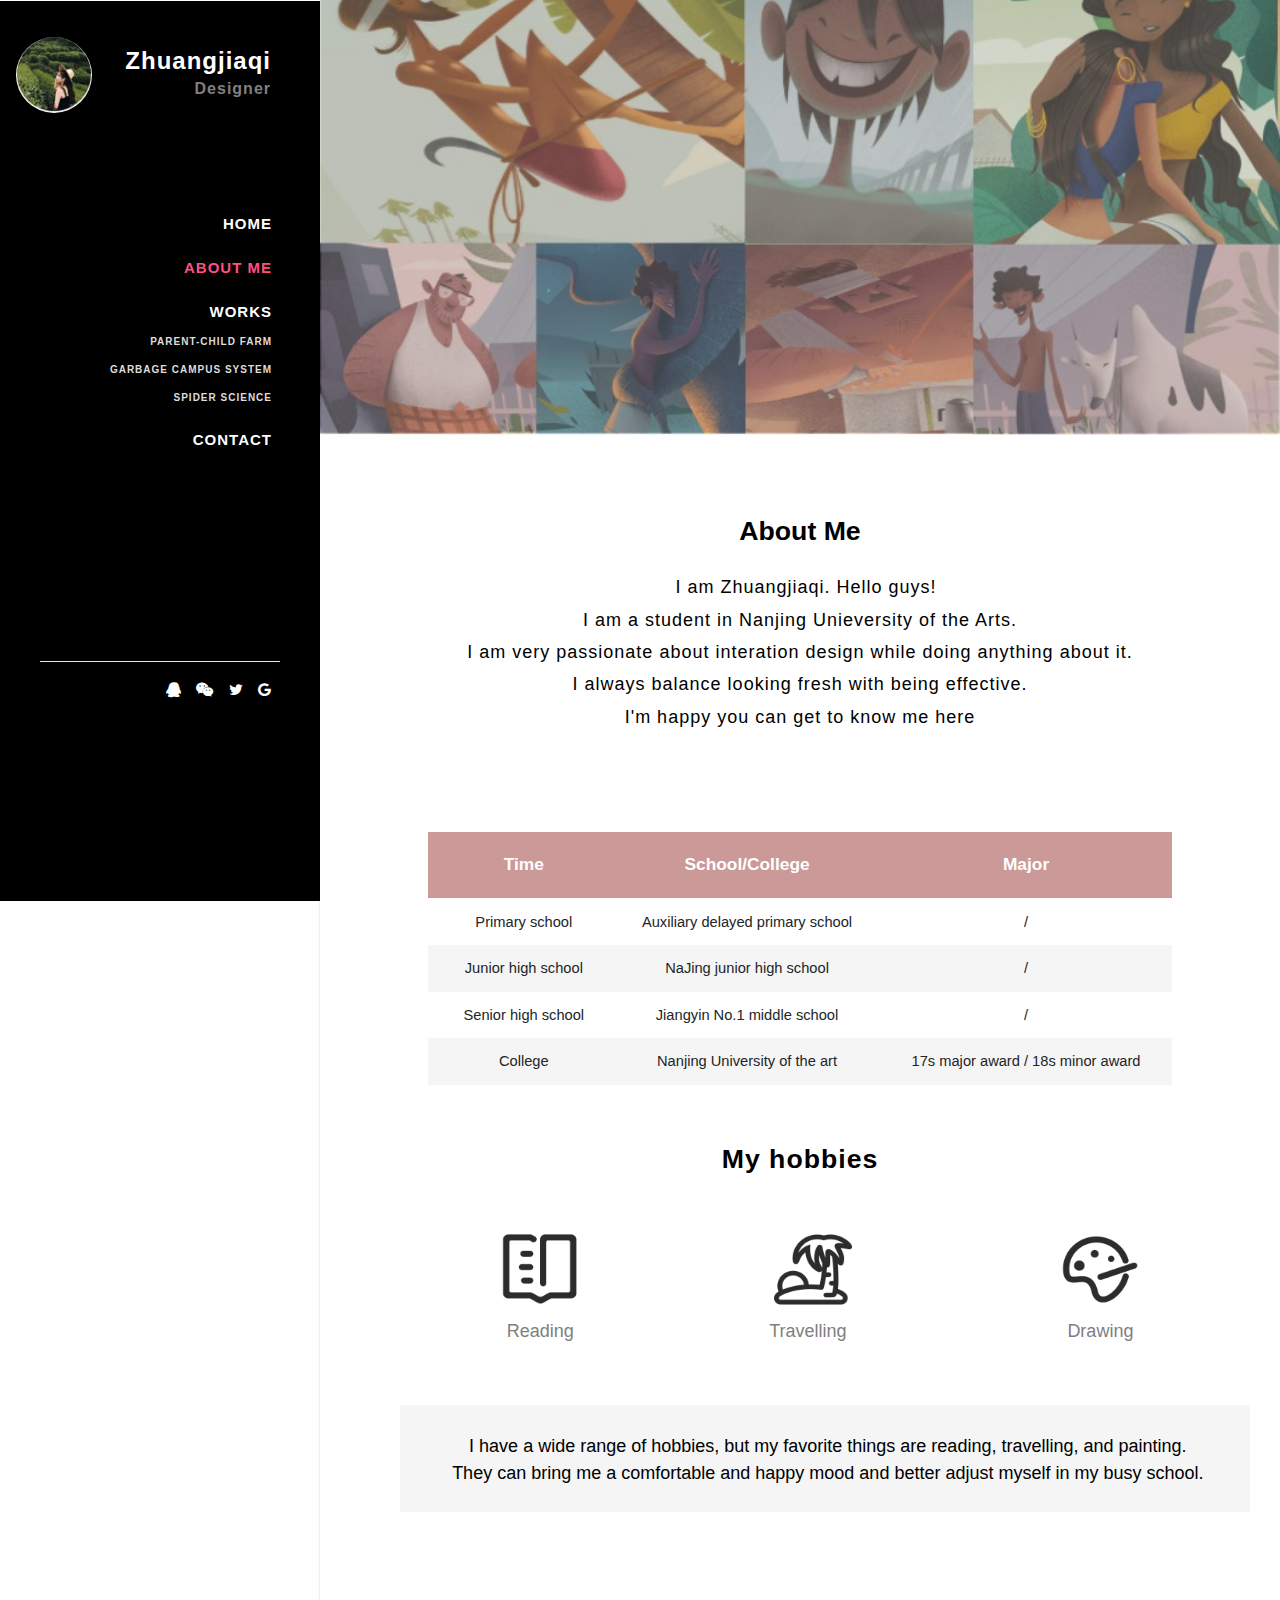
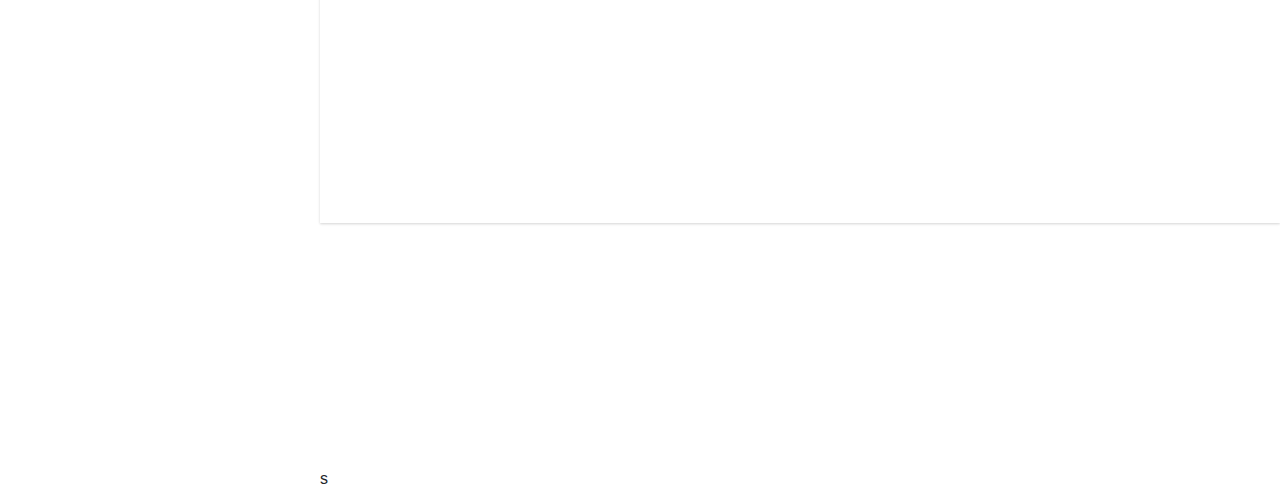
<file: about me.html>
<!DOCTYPE html>
<html>

<head>
  <title>about me</title>
  <meta name="viewport" content="width=device-width, initial-scale=1">
  <meta charset="utf-8" />
  <meta name="keywords" content="" />
  <script>
    addEventListener("load", function () {
      setTimeout(hideURLbar, 0);
    }, false);

    function hideURLbar() {
      window.scrollTo(0, 1);
    }
  </script>
  <link href="css/bootstrap.css" type="text/css" rel="stylesheet" media="all">
  <link href="css/style.css" type="text/css" rel="stylesheet" media="all">
  <link href="css/fontawesome-all.min.css" rel="stylesheet">



  <style type="text/css">
    .STYLE1 {
      font-weight: bolder;
      font-size: 20pt;
      color: black;
    }

    .STYLE2 {
      color: #000000;
      font-size: 16px;
    }

    .STYLE4 {
      font-size: 14px
    }

    .STYLE3 {
      font-size: 18px;
      font-weight: normal;
      color: grey;
    }

    .STYLE5 {
      font-size: 18px;
      color: grey;

    }

    .STYLE6 {
      font-size: 18px;
      font-weight: normal;
      color: black;
    }

    .li_1 a {
      font-size: 10px;
      color: #dcdcdc;
    }
  </style>
</head>

<body>
  <div class="sidenav">
    <div class="row side_top">
      <div class="col-4 side_top_left">
        <img src="images/t3.jpg" alt="news image" class="img-fluid navimg">
      </div>
      <div class="col-8 side_top_right">
        <h6 style="color:white" :>Zhuangjiaqi </h6>
        <p style="color:grey">Designer</p>
      </div>
    </div>
    <header>
      <div class="container-fluid px-md-5 ">
        <nav class="mnu mx-auto">
          <label for="drop" class="toggle">Menu</label>
          <input type="checkbox" id="drop">
          <ul class="menu">
            <li class="mt-sm-3"><a href="./Home.html" class="scroll">Home</a></li>
            <li class="mt-sm-3"><a href="about me.html" class="scroll active">About me</a></li>
            <li class="mt-sm-3"><a href="My work.html" class="scroll">Works</a></li>
            <li class="li_1"><a href="qinzinongchang.html">Parent-child farm</a></li>
            <li class="li_1"><a href="danpianji.html">Garbage campus system</a></li>
            <li class="li_1"><a href="zhizhukepu.html">Spider science</a></li>
            <li class="mt-sm-3"><a href="contact.html" class="scroll">Contact</a></li>

          </ul>
        </nav>
      </div>

      <br>
      <br>
      <br>
      <br>
      <br>
      <br>
      <br>
      <br>
      <hr color="#FFF" width="240" height="30">
      <div class="container-fluid px-md-5 ">
        <nav class="mnu mx-auto">
          <label for="drop" class="toggle">Menu</label>
          <input type="checkbox" id="drop">
          <a href="#"><i class="fa fa-qq"></i></a>
          <a href="#"><i class="fa fa-weixin"></i></a>
          <a href="#"><i class="fa fa-twitter"></i></a>
          <a href="#"><i class="fa fa-google"></i></a>
        </nav>
      </div>
    </header>
  </div>

  <div class="main" id="home">
    <div class="banner-text-w3ls">
      <div class="container"></div>
    </div>
    <!-- about -->
    <section class="slide-wrapper" id="about">
      <h3 class="active STYLE1">About Me </h3>
      <br>
      <div padding-left:10pt>
        <p class="active STYLE6"> 
          I am Zhuangjiaqi. Hello guys! <br>
          I am a student in Nanjing Unieversity of the Arts. <br>
          I am very passionate about interation design while doing anything about it. <br>
          I always balance looking fresh with being effective.<br>
          I'm happy you can get to know me here <br>
        </p>
        <p>&nbsp;</p>
      </div>

      <style type="text/css">
        table,
        th,
        td {
          /*border: 2px solid grey;*/
          border-collapse: collapse;
          padding-left: 5pt;
          margin-left: 30pt;
          text-align: center;

        }

        th {
          background-color: #CC9999;
          color: white;
          height: 50pt;
          border-width: 1px;
          font-size: 13pt;
          font-weight: bolder;

        }

        td {
          height: 35pt;
          text-align: center;

        }

        tr.even {
          background-color: #f5f5f5;
          font-size: 11pt;

        }

        tr.odd {
          font-size: 11pt;
        }
      </style>
      <br />
      <br />
      <table style="width:93%;" class="margin-center">
        <tr>
          <th style="width: 25%;">Time</th>
          <th style="width: 35%;">School/College</th>
          <th style="width: 40%;">Major</th>

        </tr>
        <tr class="odd ">
          <td>Primary school</td>
          <td>Auxiliary delayed primary school</td>
          <td>/</td>
        </tr>
        <tr class='even'>
          <td>Junior high school</td>
          <td>NaJing junior high school</td>
          <td>/</td>
        </tr>
        <tr class="odd">
          <td>Senior high school</td>
          <td>Jiangyin No.1 middle school</td>
          <td>/</td>
        </tr>
        <tr class="even">
          <td>College</td>
          <td>Nanjing University of the art</td>
          <td>17s major award / 18s minor award</td>
        </tr>
      </table>


      </table>
      <p> </p>
      <p class="STYLE1">My hobbies</p>
      <table width="850" border="0" class="margin-center">
        <br>
        <tr>
          <td width="230">
            <div align="center"><img src="images/Reading.png" width="78" height="75"></div>
          </td>
          <td width="226">
            <div align="center"><img src="images/Travelling.png" width="78" height="75"></div>
          </td>
          <td width="255">
            <div align="center"><img src="images/Drawing.png" width="78" height="75"></div>
          </td>
        </tr>
        <tr>
          <br>
          <td>
            <div align="center" class="STYLE5">Reading </div>
          </td>
          <td>
            <div align="center" class="STYLE5">Travelling   </div>
          </td>
          <td>
            <div align="center" class="STYLE5">Drawing</div>
          </td>
        </tr>
      </table>
      <p>&nbsp;</p>
      <table width="850" border="0" class="margin-center">
        <tr>
          <td  bgcolor="f5f5f5" class="active">
            <div align="center" class="STYLE6"><br>I have a wide range of hobbies, but my favorite things are reading,
              travelling, and painting. <br>
              They can bring me a comfortable and happy mood and better adjust myself in my busy school.</div>
              <br>
          </td>
        </tr>
        <tr>
          <td>&nbsp;</td>
        </tr>
      </table>
      <p>&nbsp;</p>
      <p class="STYLE1">&nbsp;</p>
      <p class="iner mt-5">&nbsp;</p>
    </section>


    <!--services-->
    <div class="wthree_pvtits-services align-w3" id="services">
      <div class="container">
        <div class="wthree_pvt_title text-center">
          <h3 class="w3_head">&nbsp;</h3>
        </div>
        <div class="wthree_pvtits-services-row row"></div>
      </div>
    </div>s
    <!-- //services-->



    <!-- contact -->
    <!-- //contact -->
  </div>

</body>

</html>
</file>
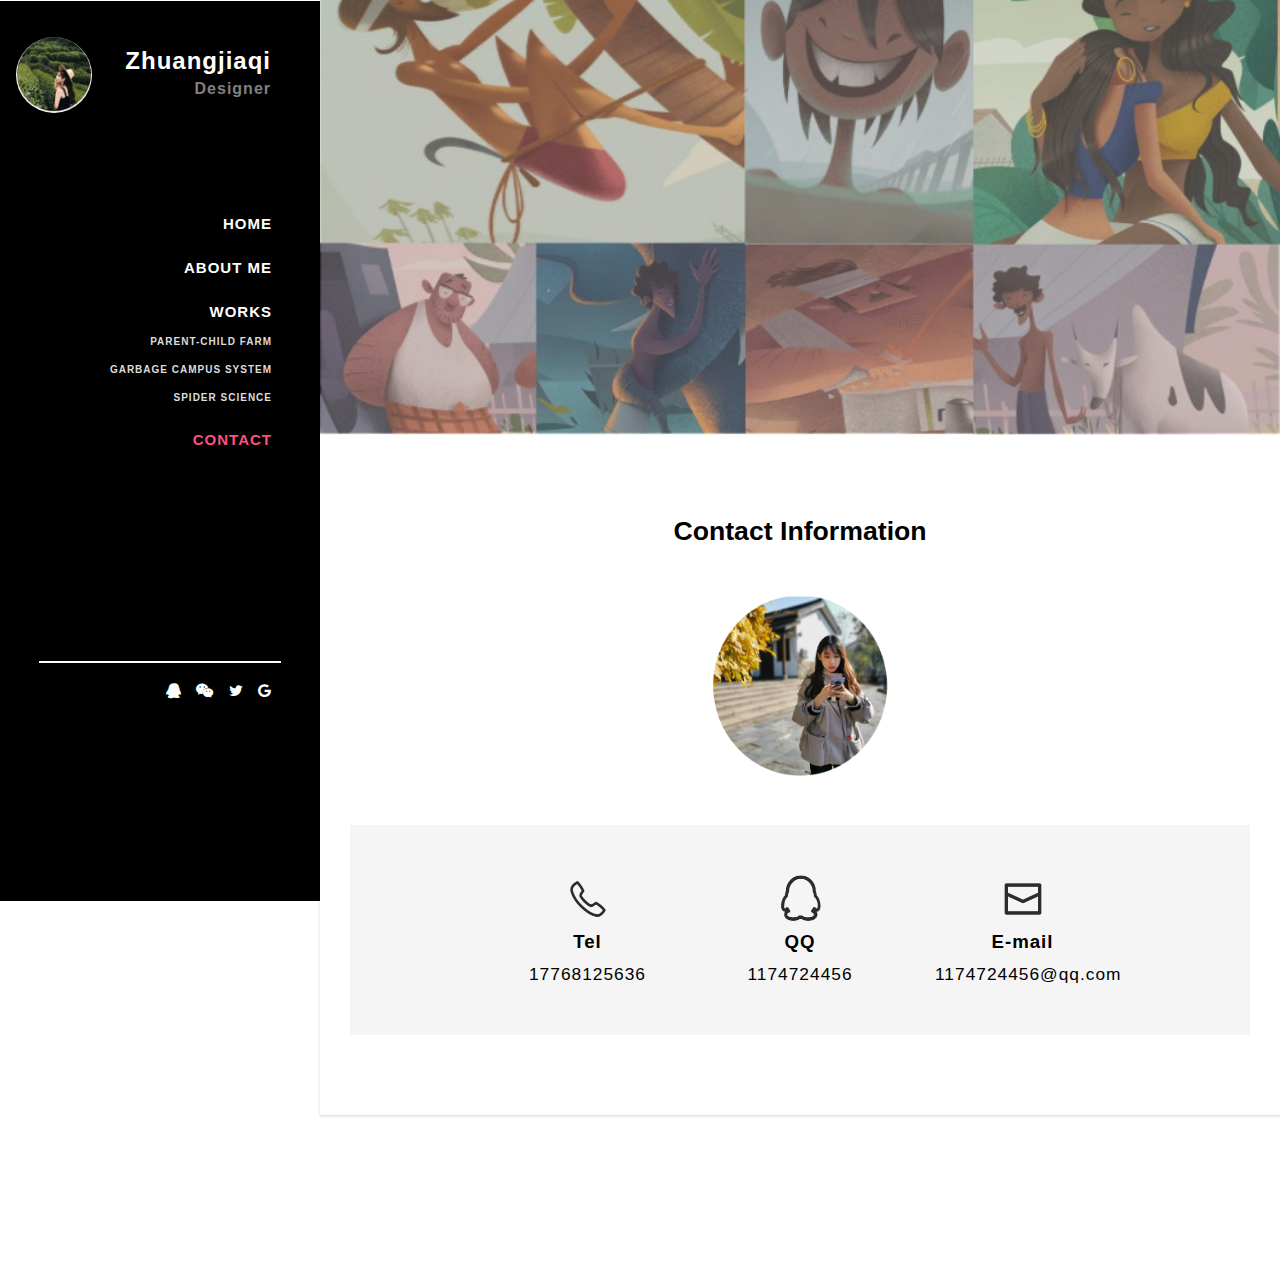
<file: contact.html>
<!DOCTYPE html>
<html>

<head>
  <title>contact</title>
  <meta name="viewport" content="width=device-width, initial-scale=1">
  <meta charset="utf-8" />
  <meta name="keywords" content="" />
  <script>
    addEventListener("load", function () {
      setTimeout(hideURLbar, 0);
    }, false);

    function hideURLbar() {
      window.scrollTo(0, 1);
    }
  </script>
  <!-- Custom Theme files -->
  <link href="css/bootstrap.css" type="text/css" rel="stylesheet" media="all">
  <link href="css/style.css" type="text/css" rel="stylesheet" media="all">
  <!-- font-awesome icons -->
  <link href="css/fontawesome-all.min.css" rel="stylesheet">
  <!-- //Custom Theme files -->
  <!-- online-fonts -->

  <!-- //online-fonts -->

  <style type="text/css">
    .STYLE7 {
      font-weight: bolder;
      font-size: 20pt;
      color: black;
    }

    .STYLE5 {
      font-weight: normal;
      font-size: 13pt;
      color: black;
    }

    .STYLE6 {
      font-size: 14pt;
      color: black;
      font-weight: bold;

    }


    .li_1 a {
      font-size: 10px;
      color: #dcdcdc;
    }


    .box-margin {
      max-width: 880px;
      margin: 0 auto;
    }

    hr {
      border: 0.5px solid #FFF;
    }
  </style>
</head>

<body>
  <div class="sidenav">
    <div class="row side_top">
      <div class="col-4 side_top_left">
        <img src="images/t3.jpg" alt="news image" class="img-fluid navimg">
      </div>
      <div class="col-8 side_top_right">
        <h6 style="color:white" :>Zhuangjiaqi </h6>
        <p style="color:grey">Designer</p>
      </div>
    </div>
    <header>
      <div class="container-fluid px-md-5 ">
        <nav class="mnu mx-auto">
          <label for="drop" class="toggle">Menu</label>
          <input type="checkbox" id="drop">
          <ul class="menu">
            <li class="mt-sm-3"><a href="./Home.html" class="scroll">Home</a></li>
            <li class="mt-sm-3"><a href="about me.html" class="scroll">About me</a></li>
            <li class="mt-sm-3"><a href="My work.html" class="scroll">Works</a></li>
            <li class="li_1"><a href="qinzinongchang.html">Parent-child farm</a></li>
            <li class="li_1"><a href="danpianji.html">Garbage campus system</a></li>
            <li class="li_1"><a href="zhizhukepu.html">Spider science</a></li>
            <li class="mt-sm-3"><a href="contact.html" class="scroll active">Contact</a></li>
          </ul>
        </nav>
      </div>


      <style>
        #big-box {
          display: block;
          width: 900px;
          height: 210px;
          margin: auto;
          background-color: #f5f5f5;
        }

        #left {
          margin-left: 140px;
          text-align: center;
          height: 250px;
          width: 175px;
          float: left;
        }

        #main {
          height: 250px;
          width: 250px;
          margin-left: auto;

          margin-right: auto;
          text-align: center;

        }

        #right {
          margin-right: 130px;
          margin-top: -250px;
          height: 250px;
          width: 175px;
          float: right;
          text-align: center;
        }
      </style>



      <br>
      <br>
      <br>
      <br>
      <br>
      <br>
      <br>
      <br>
      <hr color="#FFF" width="240" height="30">
      <div class="container-fluid px-md-5 ">
        <nav class="mnu mx-auto">
          <label for="drop" class="toggle">Menu</label>
          <input type="checkbox" id="drop">
          <a href="#"><i class="fa fa-qq"></i></a>
          <a href="#"><i class="fa fa-weixin"></i></a>
          <a href="#"><i class="fa fa-twitter"></i></a>
          <a href="#"><i class="fa fa-google"></i></a>
        </nav>
      </div>

    </header>
  </div>
  <div class="main" id="home">
    <div class="banner-text-w3ls">
      <div class="container"></div>
    </div>
    <!-- about -->
    <section class="slide-wrapper" id="about" style="padding:5em 0;">
      <h3 class=" STYLE7">Contact Information </h3>
      <br>




      <table width="100%" height="76" border="0">
        <tr>
          <td width="402">
            <div align="center"><img src="images/me2.png" width="180" height="180"></div>
          </td>
        </tr>
        <br>
      </table>
      <br>
      <br>

      <div id="big-box">
        <br>
        <br>

        <div class="box-margin">
          <div id="left">
            <img src="images/电话1.png" width="50" height="52">
            <p class="STYLE6" target="_blank">Tel</a></p>
            <p class="STYLE5">17768125636</p>

          </div>
          <div id="main">
            <img src="images/qq图标.png " width="50" height="52">
            <p class="STYLE6" target="_blank">QQ</a></p>
            <p class="STYLE5">1174724456</p>

          </div>
          <div id="right">
            <img src="images/邮件.png " width="50" height="52">

            <p class="STYLE6" target="_blank">E-mail</a></p>
            <p class="STYLE5">1174724456@qq.com</p>
          </div>
        </div>

        <p>&nbsp;</p>
    </section>
    <div class="wthree_pvtits-services align-w3" id="services">
      <div class="container"></div>
    </div>

</body>

</html>
</file>
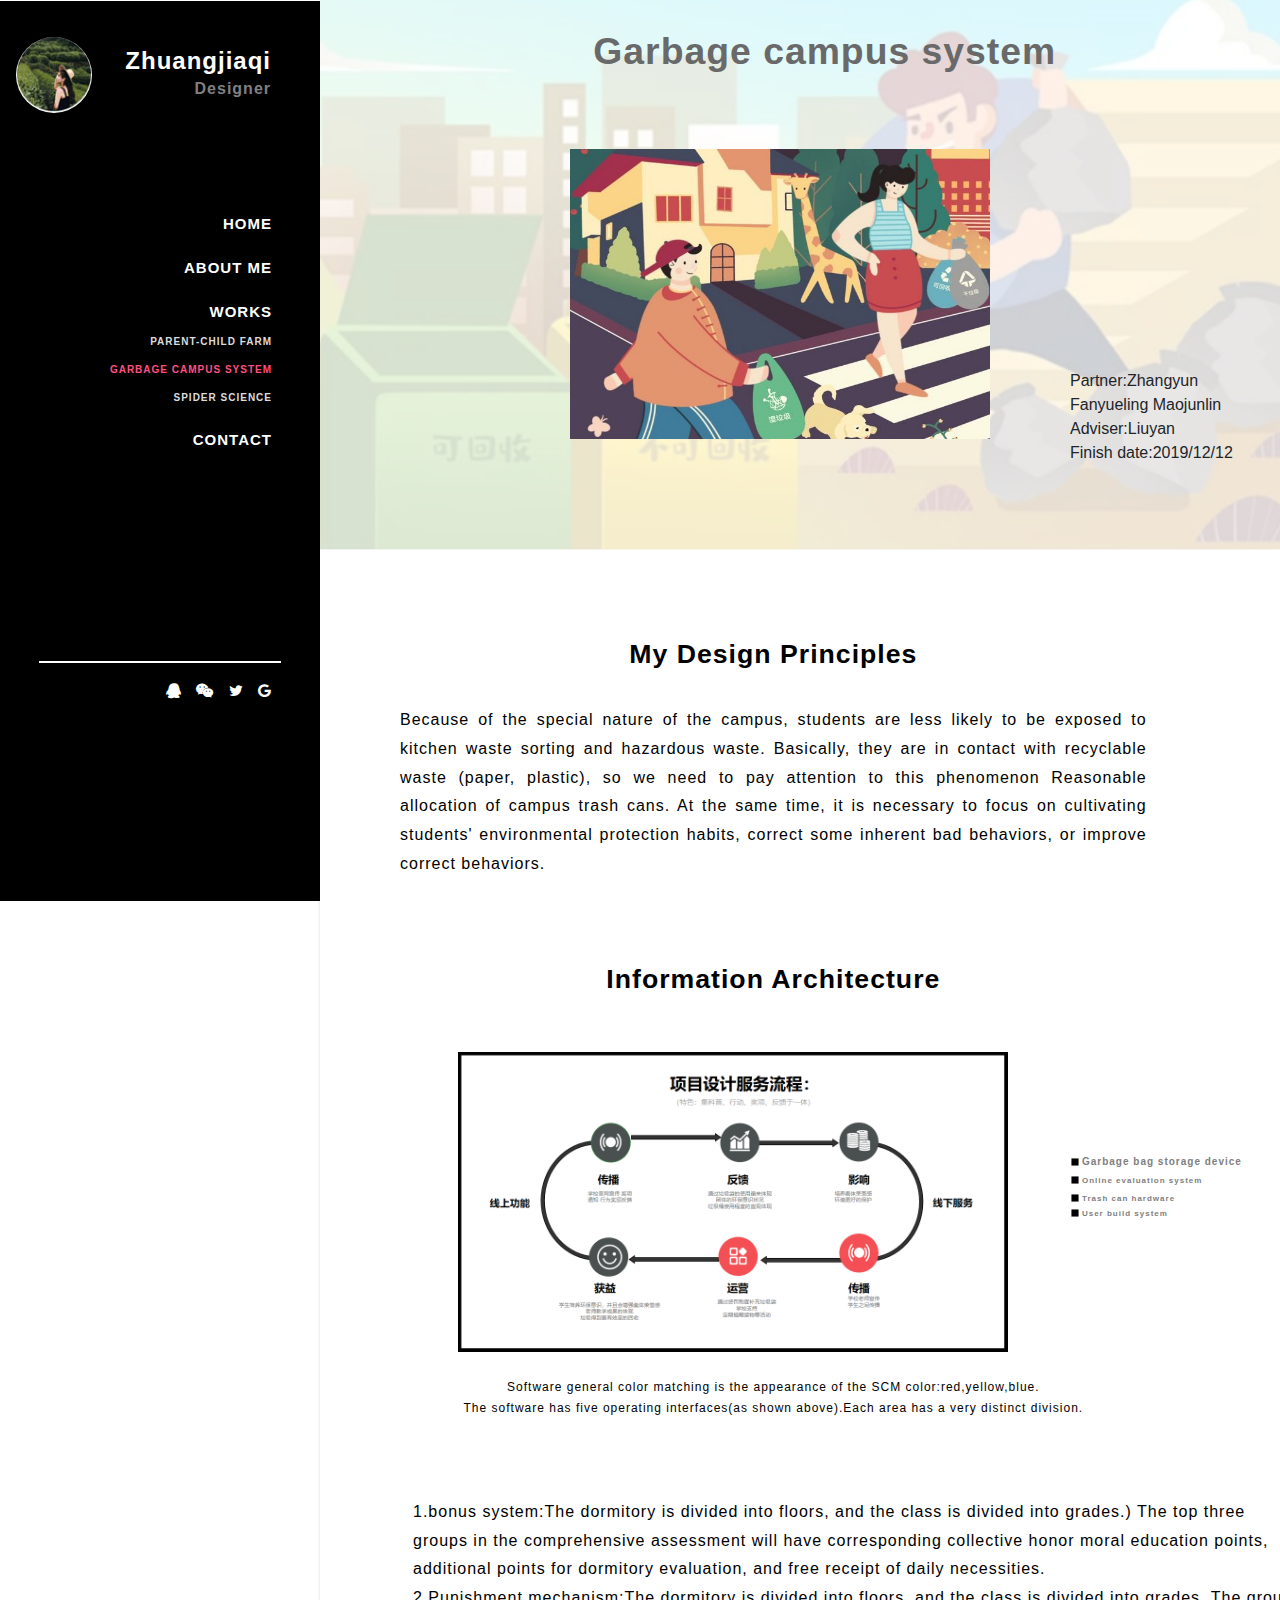
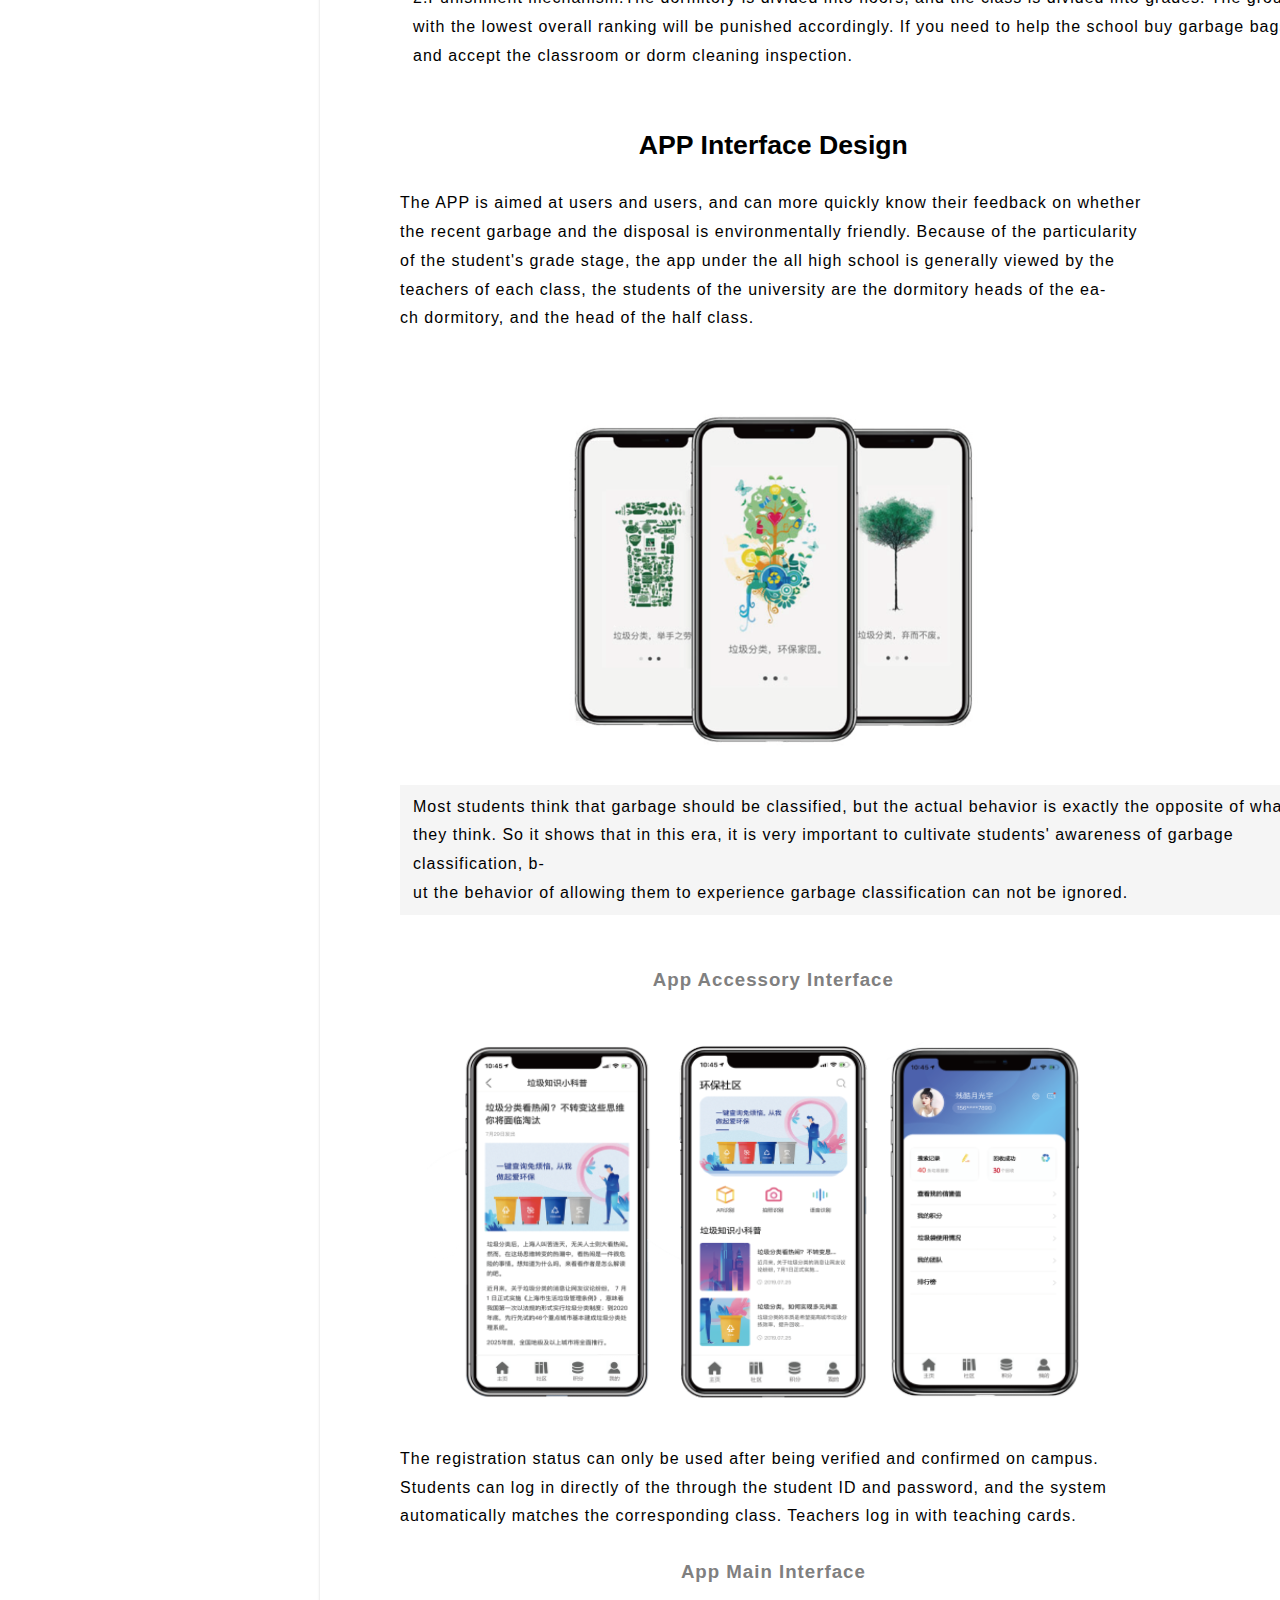
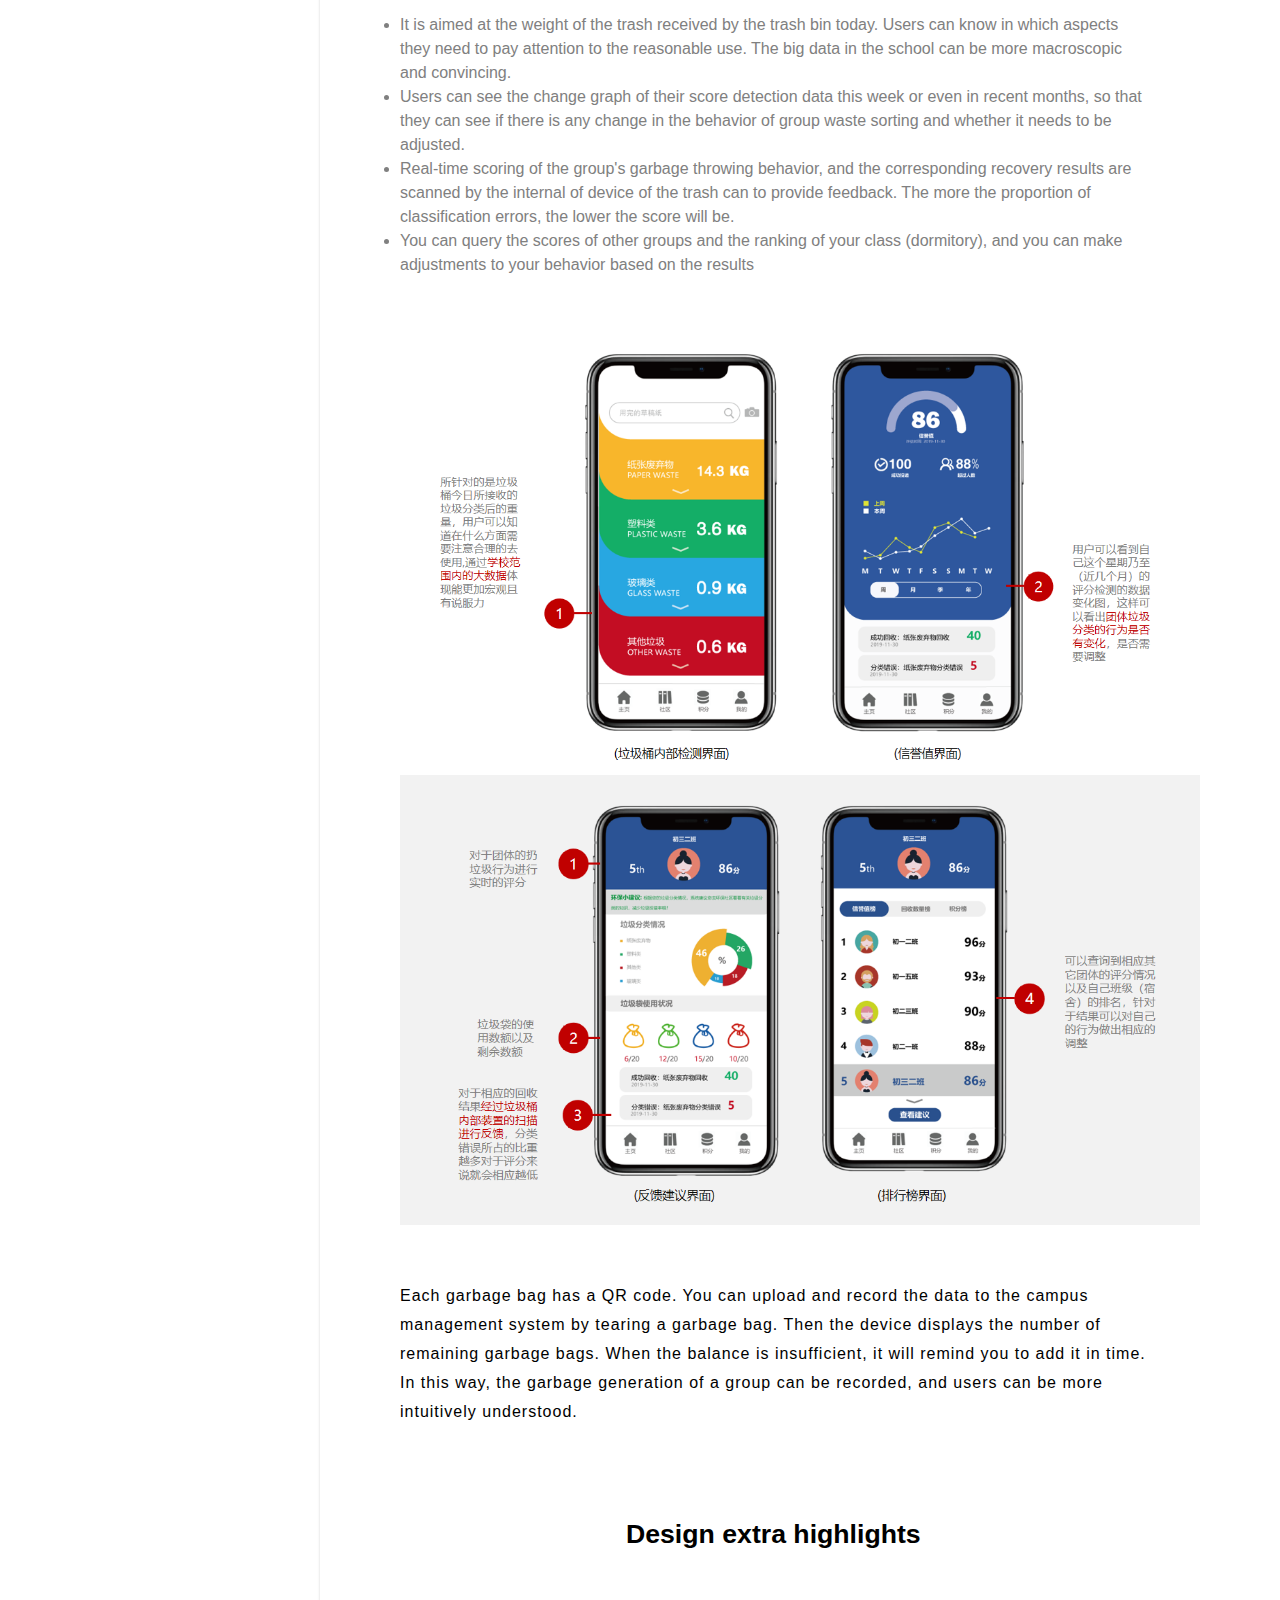
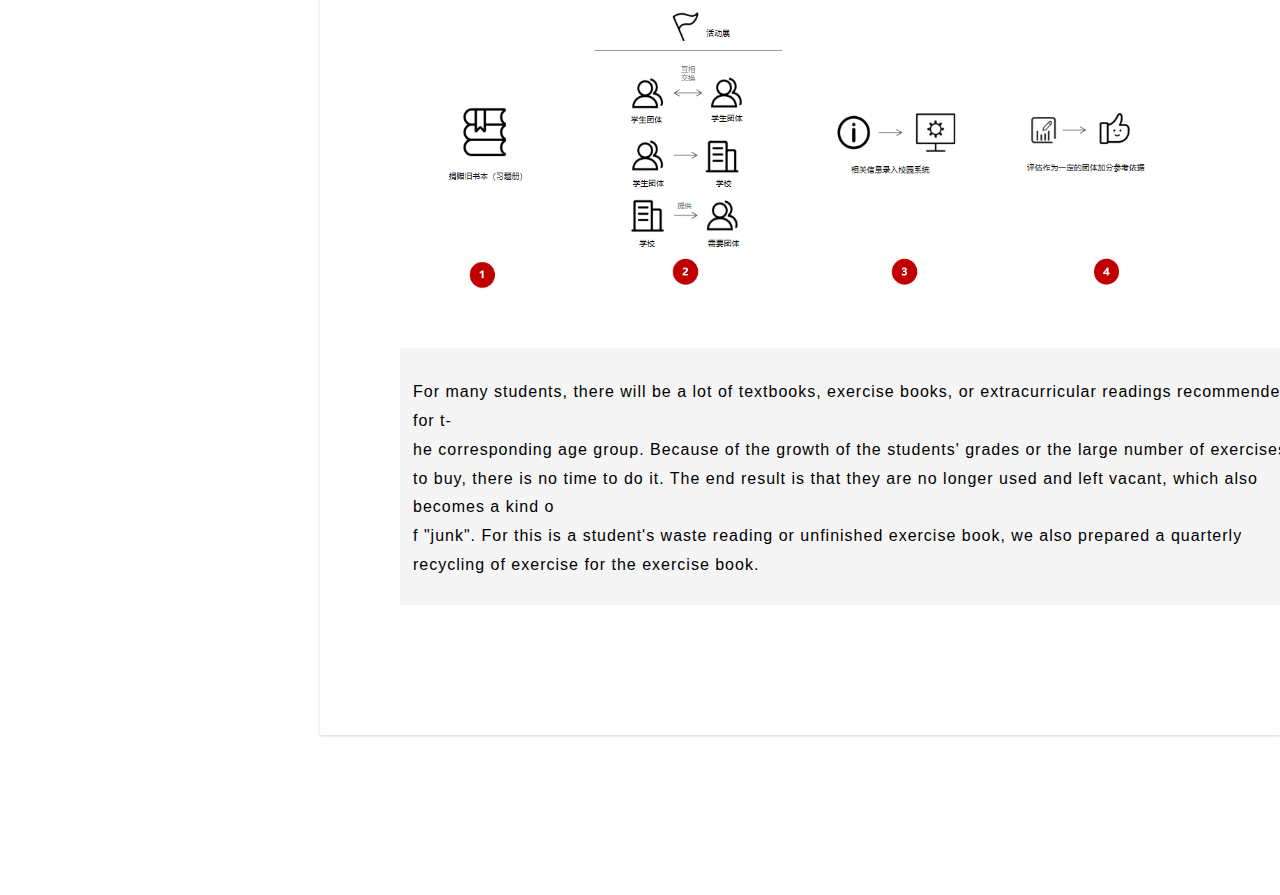
<file: danpianji.html>
<!DOCTYPE html>
<html >
<head>
<title>danpianji</title>
<meta name="viewport" content="width=device-width, initial-scale=1">
<meta charset="utf-8" />
<meta name="keywords" content="" />
<script>
	addEventListener("load", function () {
		setTimeout(hideURLbar, 0);
	}, false);

	function hideURLbar() {
		window.scrollTo(0, 1);
	}
</script>
<!-- Custom Theme files -->
<link href="css/bootstrap.css" type="text/css" rel="stylesheet" media="all">
<link href="css/style.css" type="text/css" rel="stylesheet" media="all">
<!-- font-awesome icons -->
<link href="css/fontawesome-all.min.css" rel="stylesheet">
<!-- //Custom Theme files -->
<!-- online-fonts -->

<!-- //online-fonts -->

<style type="text/css">
<!--
    .STYLE3 {
      font-size: 12pt;
      color: grey;
    }


.STYLE5 {font-size: 24px}
.STYLE12 {
	font-weight: bolder;
  font-size:20pt;
  color: black;
  text-align: center;
}
.STYLE13 {
  font-weight: bolder;
  font-size:14pt;
  color:grey;
  text-align: center;
}
.STYLE15 {font-size: 10px;
color:grey}
.STYLE16 {color:grey;
font-size:8px;}
.STYLE17 {
	font-size: 12px;
	color: #000000;
}

.STYLE38 {font-weight: normal;
  font-size:12pt;
  color: black;

}

.STYLE39{   font-size:9pt;
  font-weight: normal;
}

.t1{
  margin-top:240px;
  margin-left:250px;
  height:290px;
  width: 420px;
  }

.s1{
  margin:-200px auto;
  width:600px;
  font-size: 28pt;
  padding-left:70pt;

  }

.li_1 a{
  font-size:10px;
  color:#dcdcdc;
  }

.tb{
  margin-top:75%;
  }
.tb ul{
  margin-left:35%;
  }
.tb li{
  width:50px;
  float:left;
  }



.banner-text-w3ls ul{
  margin-top:-70px;
  margin-left:750px;
  }



hr{
  border:0.5px solid #FFF;}



.banner-text-w3ls{
  height:550px;
  background-image:url("images/垃圾7.png");
 
  }


-->
</style>
</head>
<body>
  <div class="sidenav">
    <div class="row side_top">
      <div class="col-4 side_top_left">
        <img src="images/t3.jpg" alt="news image" class="img-fluid navimg">
      </div>
      <div class="col-8 side_top_right">
        <h6 style="color:white" :>Zhuangjiaqi </h6>
        <p style="color:grey">Designer</p>
      </div>
    </div>
    <header>
      <div class="container-fluid px-md-5 ">
        <nav class="mnu mx-auto">
          <label for="drop" class="toggle">Menu</label>
          <input type="checkbox" id="drop">
          <ul class="menu">
            <li class="mt-sm-3"><a href="./Home.html" class="scroll">Home</a></li>
            <li class="mt-sm-3"><a href="about me.html" class="scroll">About me</a></li>
            <li class="mt-sm-3"><a href="My work.html" class="scroll ">Works</a></li>
            <li class="li_1"><a href="qinzinongchang.html">Parent-child farm</a></li>
            <li class="li_1"><a href="danpianji.html"class="active">Garbage campus system</a></li>
            <li class="li_1"><a href="zhizhukepu.html">Spider science</a></li>
            <li class="mt-sm-3"><a href="contact.html" class="scroll">Contact</a></li>
          </ul>
        </nav>
      </div>

      <br>
      <br>
      <br>
      <br>
      <br>
      <br>
      <br>
      <br>
      <hr color="#FFF" width="240" height="30">
      <div class="container-fluid px-md-5 ">
        <nav class="mnu mx-auto">
          <label for="drop" class="toggle">Menu</label>
          <input type="checkbox" id="drop">
          <a href="#"><i class="fa fa-qq"></i></a>
          <a href="#"><i class="fa fa-weixin"></i></a>
          <a href="#"><i class="fa fa-twitter"></i></a>
          <a href="#"><i class="fa fa-google"></i></a>
        </nav>
      </div>
    </header>
  </div>

<div class="main" id="home">
  <div class="banner-text-w3ls"><p class="s1"  style="color:#696969 " >Garbage campus system </p><br>
    <img  class="t1" src="images/垃圾改进.jpg">

  <ul >
  <li style="font-size:12pt">Partner:Zhangyun Fanyueling Maojunlin</li>
  <li style="font-size:12pt">Adviser:Liuyan</li>
  <li style="font-size:12pt">Finish date:2019/12/12</li>
  </ul>
    <div class="container"></div>
  </div>
			<!-- about -->
<section class="slide-wrapper" id="about " style="padding-right:100pt">
    <p class=" STYLE12" ><strong> My Design Principles</strong></p>
  <ul>
    <br>
      <p align="justify" class=" STYLE38"  >Because of the special nature of the campus, students are less likely to be exposed to kitchen waste sorting and hazardous waste. Basically, they are in contact with recyclable waste (paper, plastic), so we need to pay attention to this phenomenon Reasonable allocation of campus trash cans. At the same time, it is necessary to focus on cultivating students' environmental protection habits, correct some inherent bad behaviors, or improve correct behaviors.<br>
    
      </p>
    </ul>


   <br>
      <br>
         <br>

    <p class="pt-1 STYLE12" ><strong>Information Architecture</strong></p>
<br>
<br>
<table width="1000" border="0" >
  <tr>
    <td width="900"><div magin-left="60pt"><img src="images/垃圾2.png" width="550" height="300" padding-left="900"></div></td>
    <td width="900" valign="top"><p>&nbsp;</p>
      <p>&nbsp;</p>
      <p align="left" class="STYLE16"  style="padding-left:3px;"><img width="8" height="8" src="images/序列1.gif"> <span class="STYLE15" align="5pt"> Garbage bag storage device  </span></p>
      <p align="left" class="STYLE16" style="padding-left:3px;"><img width="8" height="8" src="images/序列2.gif">  Online evaluation system<span class="STYLE15" >  </span></p>
      <p align="left" class="STYLE16" style="padding-left:3px;"><img width="8" height="8"  src="images/序列3.gif">  Trash can hardware<span class="STYLE15">  </span></p>
      <p align="left" class="STYLE16" style="padding-left:3px;"><img width="8" height="8" src="images/序列4.gif">  User build system</p>
       </td>
   </tr>
</table>


<br>

   <p  align="center" class="STYLE39">Software  general color matching is the appearance of the SCM color:red,yellow,blue.<br>
    The  software has five operating interfaces(as shown above).Each area has a very  distinct division.</p>
<br>



  <table   width="900" height="130" border="0" align="center">
    <br>
        <tr>
          <td  xj style="padding-left:13px;" ><p align="left" class="active STYLE38"><br>1.bonus system:The dormitory is divided into floors, and the class is divided into grades.) The top three groups in the comprehensive assessment will have corresponding collective honor moral education points, additional points for dormitory evaluation, and free receipt of daily necessities. <br>
            2.Punishment mechanism:The dormitory is divided into floors, and the class is divided into grades. The group with the lowest overall ranking will be punished accordingly. If you need to help the school buy garbage bags and accept the classroom or dorm cleaning inspection.</p>
            
            <p align="left" class="active STYLE17">&nbsp;</p>
           
          </td>
        </tr>
</table>


  <ul>
    <br>
    <li class="pt-1  STYLE12"  ><strong>APP Interface Design</strong></li>
  </ul>

<br>
  <tr>
    <td width="800"><p align="left" class="STYLE38">The APP is aimed at users and users, and can more quickly know their feedback on whether the recent garbage  and the disposal is environmentally friendly. Because of the particularity of the student's grade stage, the app under the all high school is generally viewed by the teachers of each class, the students of the university are the dormitory heads of the ea-<br>ch dormitory, and the head of the half class.</p></td>
  </tr>



<br>
<br>

  <tr>
    <td><img src="images/垃圾总览图.png" width="500" height="380"></td>
  </tr>
  <br>
<table padding-right="50"  border="0" bgcolor="f5f5f5" width="900" height="130" >
  <tr>
    <br>
    <td style="padding-left:13px;"><p align="left" class="STYLE38" >Most students think that garbage should be classified, but the actual behavior is exactly the opposite of what they think. So it shows that in this era, it is very important to cultivate students' awareness of garbage classification, b-<br>
    ut the behavior of allowing them to experience garbage classification can not be ignored. </p>
     </td>
  </tr>
</table>

<br>
<br>
<p class="STYLE13">App Accessory Interface</p>
<img src="images/垃圾10.png" >
<p align="left" class="STYLE38">The registration status can only be used after being verified and confirmed on campus. Students can log in directly of the through the student ID and password, and the system automatically matches the corresponding class. Teachers log in with teaching cards.</p>
<br>

<p class="STYLE13">App Main Interface</p>
<br>




<table width="800";color="grey"; border="0">
<div>
      <li align="left"; class="STYLE3">It is aimed at the weight of the trash received by the trash bin today. Users can know in which aspects they need to pay attention to the reasonable use. The big data in the school can be more macroscopic and convincing.</li>
      <li align="left"; class="STYLE3">Users can see the change graph of their score detection data this week or even in recent months, so that they can see if there is any change in the behavior of group waste sorting and whether it needs to be adjusted.</li>
      <li align="left"; class="STYLE3">Real-time scoring of the group's garbage throwing behavior, and the corresponding recovery results are scanned by the internal  of device of the trash can to provide feedback. The more the proportion of classification errors, the lower the score will be.</li>
      <li align="left"; class="STYLE3">You can query the scores of other groups and the ranking of your class (dormitory), and you can make adjustments to your behavior based on the results</li>
    </p>
    <br>
    </div>
    </table>

<br>
<img src="images/垃圾9.png" style="height:450px;  width:800px;">
<img src="images/垃圾11.png" style="height:450px;  width:800px;">

<p align="left" class="STYLE38"><br><br>Each garbage bag has a QR code. You can upload and record the data to the campus management system by tearing a garbage bag. Then the device displays the number of remaining garbage bags. When the balance is insufficient, it will remind you to add it in time. In this way, the garbage generation of a group can be recorded, and users can be more intuitively understood.</p>

  <ul>
    <br>
    <br>
    <br>
    <li class="pt-1  STYLE12"  ><strong>Design extra highlights<br><br></strong></li>
  </ul>
  <img src="images/垃圾12.png" style="height:330px;  width:800px;">
  <br>
  <table   width="900" height="120" border="0" align="center">
 <td  bgcolor="f5f5f5" style="padding-left:13px;"><p align="left" class="STYLE38" ><br>For many students, there will be a lot of textbooks, exercise books, or extracurricular readings recommended for t- <br>he corresponding age group. Because of the growth of the students' grades or the large number of exercises to buy, there is no time to do it. The end result is that they are no longer used and left vacant, which also becomes a kind o<br>f "junk". For this is a student's waste reading or unfinished exercise book, we also prepared a quarterly recycling 
 of exercise for the exercise book. </p><br></td>
 <br>
</table>


<p>&nbsp;</p>
</section>
<div class="wthree_pvtits-services align-w3" id="services"><div class="container"></div>
</div>

</div>

</body>
</html>
</file>
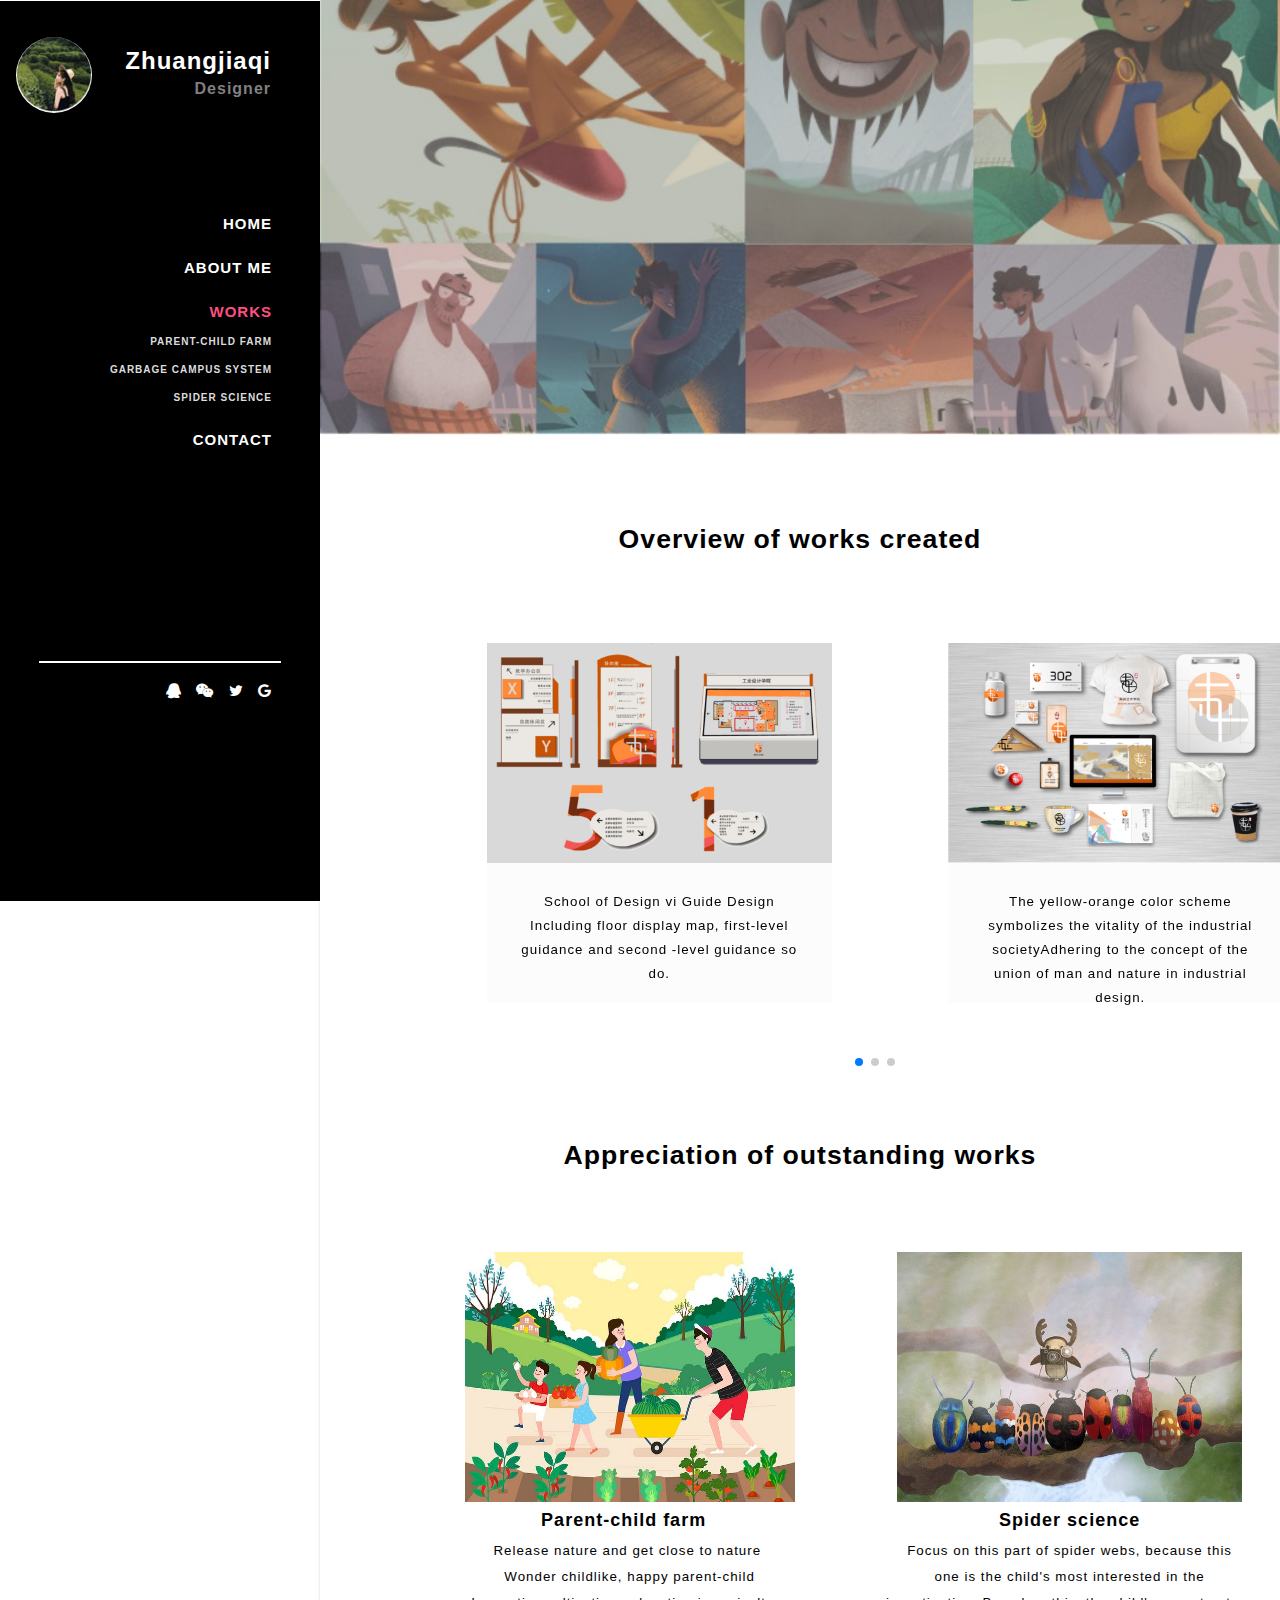
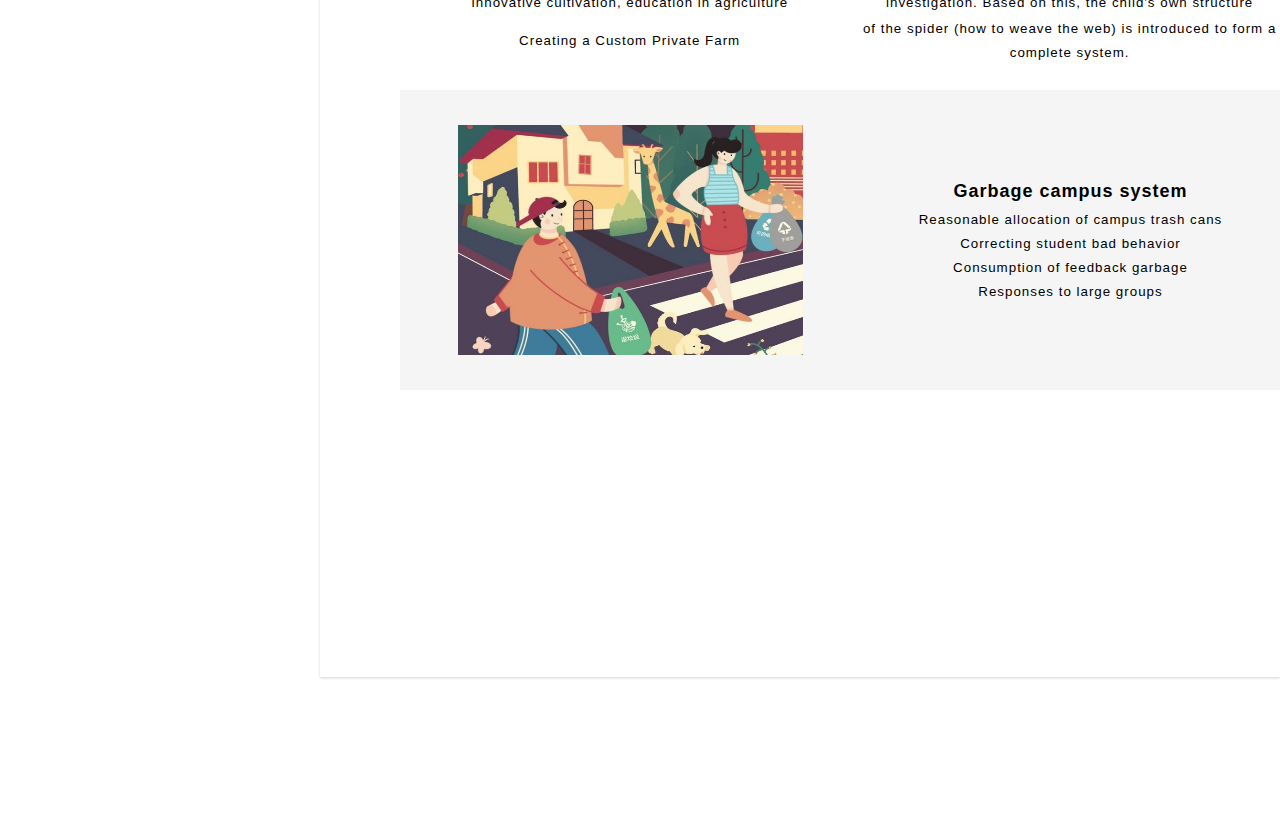
<file: My work.html>
<!DOCTYPE html>
<html>

<head>
  <title>My work</title>
  <meta name="viewport" content="width=device-width, initial-scale=1">
  <meta charset="utf-8" />
  <meta name="keywords" content="" />

  <script>
    addEventListener("load", function () {
      setTimeout(hideURLbar, 0);
    }, false);

    function hideURLbar() {
      window.scrollTo(0, 1);
    }
  </script>
  <!-- Custom Theme files -->
  <link href="css/bootstrap.css" type="text/css" rel="stylesheet" media="all">
  <link href="css/style.css" type="text/css" rel="stylesheet" media="all">
  <!-- font-awesome icons -->
  <link href="css/fontawesome-all.min.css" rel="stylesheet">
  <!-- //Custom Theme files -->
  <!-- online-fonts -->
 
  <!-- //online-fonts -->
  <!-- Swiper -->
  <link href="css/swiper.min.css" rel="stylesheet">
  <script type="text/javascript" src="js/swiper.min.js"></script>
  <!-- //Swiper -->
  <style type="text/css">
    .STYLE5 {
      font-weight: bolder;
      font-size: 20pt;
      color: black;
    }

    .STYLE10 {
      font-size: 18px;
      color: #000000;
    }



    .li_1 a {
      font-size: 10px;
      color: #dcdcdc;
    }

    .banner-text-w3ls {
      background-image: url("images/workbg.png") no-repeat bottom;
      background-size: cover;
      -webkit-background-size: cover;
      -moz-background-size: cover;
      -o-background-size: cover;
      -ms-background-size: cover;
      padding: 17vw 0;
    }

    hr {
      border: 0.5px solid #FFF;
    }

    .swiper-container {
      padding-left: 1.8em;
    }

    .swiper-container p {
      font-weight: 200;
    }

    .swiper-container img {
      width: 100%;
      height: 220px;
    }

    .swiper-container .swiper-slide {
      width: 50%;
      padding: 5em 58px;
      text-align: center;
    }

    .swiper-container .swiper-slide .block {
      background-color: #fcfcfc;
    }

    .swiper-container .swiper-slide p {
      height: 140px;
      padding: 2em;
      font-size: 10pt;
    }

    .swiper-container {
      width: 100%;
      width: 950px;
      margin: 0 auto;
    }
  </style>
</head>

<body>
  <div class="sidenav">
    <div class="row side_top">
      <div class="col-4 side_top_left">
        <img src="images/t3.jpg" alt="news image" class="img-fluid navimg">
      </div>
      <div class="col-8 side_top_right">
        <h6 style="color:white" :>Zhuangjiaqi </h6>
        <p style="color:grey">Designer</p>
      </div>
    </div>
    <header>
      <div class="container-fluid px-md-5 ">
        <nav class="mnu mx-auto">
          <label for="drop" class="toggle">Menu</label>
          <input type="checkbox" id="drop">
          <ul class="menu">
            <li class="mt-sm-3"><a href="./Home.html" class="scroll">Home</a></li>
            <li class="mt-sm-3"><a href="about me.html" class="scroll">About me</a></li>
            <li class="mt-sm-3"><a href="My work.html" class="scroll active">Works</a></li>
            <li class="li_1"><a href="qinzinongchang.html">Parent-child farm</a></li>
            <li class="li_1"><a href="danpianji.html">Garbage campus system</a></li>
            <li class="li_1"><a href="zhizhukepu.html">Spider science</a></li>
            <li class="mt-sm-3"><a href="contact.html" class="scroll">Contact</a></li>
          </ul>
        </nav>
      </div>

      <br>
      <br>
      <br>
      <br>
      <br>
      <br>
      <br>
      <br>
      <hr color="#FFF" width="240" height="30">
      <div class="container-fluid px-md-5 ">
        <nav class="mnu mx-auto">
          <label for="drop" class="toggle">Menu</label>
          <input type="checkbox" id="drop">
          <a href="#"><i class="fa fa-qq"></i></a>
          <a href="#"><i class="fa fa-weixin"></i></a>
          <a href="#"><i class="fa fa-twitter"></i></a>
          <a href="#"><i class="fa fa-google"></i></a>
        </nav>
      </div>
    </header>
  </div>


  <div class="main" id="home">
    <div class="banner-text-w3ls">
      <div class="container"></div>
    </div>
    <!-- about -->
    <section class="slide-wrapper" id="about">
      <p class="STYLE5" align-center="center">Overview of works created</p>
      <div class="swiper-container">
        <div class="swiper-wrapper">
          <div class="swiper-slide">
            <div class="block">
              <img src="images/作品1.png">
              <p style="font-size: 10pt;font-weight: normal; ">School of Design vi Guide Design
                Including floor display map,
                first-level guidance and second
                -level guidance so do.
              </p>
            </div>
          </div>
          <div class="swiper-slide">
            <div class="block">
              <img src="images/作品2.png">
              <p style="font-size: 10pt;font-weight: normal; ">The yellow-orange color scheme
                symbolizes the vitality of the
                industrial societyAdhering to the
                concept of the union of man and
                nature in industrial design.
              </p>
            </div>
          </div>
          <div class="swiper-slide">
            <div class="block">
              <img src="images/作品3.png">
              <p style="font-size: 10pt;font-weight: normal; ">Aiming at the image characteristics
                of Nanjing Science and Technology
                Museum, we have made the web design
                rich in science and technology.
              </p>
            </div>
          </div>
          <div class="swiper-slide">
            <div class="block">
              <img src="images/作品4.png">
              <p style="font-size: 10pt;font-weight: normal; ">The yellow-orange color scheme
                symbolizes the vitality of the
                industrial societyAdhering to
                the concept of the union of man
                and nature in industrial design.
              </p>
            </div>
          </div>

          <div class="swiper-slide">
            <div class="block">
              <img src="images/作品5.png">
              <p style="font-size: 10pt;font-weight: normal; ">In the data design, we developed a
                volcano as the theme and analyzed
                the volcanic species.
              </p>
            </div>
          </div>
          <div class="swiper-slide">
            <div class="block">
              <img src="images/作品6.png">
              <p style="font-size: 10pt;font-weight: normal; ">In the chart we analyze the internal
                structure of the volcano to show it
                in a more intuitive way
              </p>
            </div>
          </div>
        </div>
        <!-- Add Pagination -->
        <div class="swiper-pagination"></div>

      </div>
      <p class="STYLE5"><br>Appreciation of outstanding works</p>
      <br>
 
      
      <table width="880" border="0" class="margin-center">
        <tr>
          <td width="515">
            <div align="center"><img src="images/亲子农场.jpg" width="330" height="250"></div>
          </td>
          <td width="453">
            <div align="center" ><img src="images/昆虫大百科.jpg" width="345" height="250"></div>
          </td>
        </tr>
        <br>
        <tr>
          <td>
            <p class="STYLE10">Parent-child farm   </p>
          </td>
          <td>
            <p class="STYLE10">Spider science</p>
          </td>
        </tr>
        <br>
        <tr>
          <td>
            <p style="font-size: 10pt;font-weight: normal;">Release nature and get close to nature </p>
          </td>
          <td>
            <p style="font-size: 10pt;font-weight: normal;">Focus on this part of spider webs, because this</p>
          </td>
        </tr>
        <tr>
          <td>
            <p style="font-size: 10pt;font-weight: normal;">Wonder childlike, happy parent-child</p>
          </td>
          <td>
            <p style="font-size: 10pt;font-weight: normal;">one is the child's most interested in the</p>
          </td>
        </tr>
        <tr>
          <td>
            <p style="font-size: 10pt;font-weight: normal;">Innovative cultivation, education in agriculture</p>
          </td>
          <td>
            <p style="font-size: 10pt;font-weight: normal;">investigation. Based on this, the child's own structure</p>
          </td>
        </tr>
        <tr>
          <td>
            <p style="font-size: 10pt;font-weight: normal;">Creating a Custom Private Farm</p>
          </td>
          <td>
            <p style="font-size: 10pt;font-weight: normal;">of the spider (how to weave the web) is introduced to form a
              complete system.</p>
          </td>
        </tr>
      </table>

      <br>


      <table width="920" height=" 300" border="0" bgcolor="f5f5f5" class="margin-center">
        <tr>
          <td magin-left="25pt" ;width="400"><img src="images/垃圾改进.jpg" width="345" height="230" ></td>
          <td width="-200">
            <p class="STYLE10" ;  style="padding-right: 30pt">Garbage campus system</p>
            <p style="font-size: 10pt;font-weight: normal;  padding-right: 30pt">Reasonable allocation of campus trash cans <br>Correcting
              student bad behavior</p>
            <p style="font-size: 10pt;font-weight: normal; padding-right: 30pt">Consumption of feedback garbage</p>
            <p style="font-size: 10pt;font-weight: normal; padding-right: 30pt">Responses to large groups</p>
          </td>
        </tr>
      </table>




      <p class="STYLE5">&nbsp;</p>
      <h3 class="w3_head mb-5">&nbsp;</h3>
      <p>&nbsp;</p>
    </section>
    <div class="wthree_pvtits-services align-w3" id="services">
      <div class="container"></div>
    </div>
    <!-- //services-->



    <!-- contact -->
    <!-- //contact -->
  </div>

</body>

</html>
<script>
  var swiper = new Swiper('.swiper-container', {
    slidesPerView: 2,
    slidesPerGroup: 2,
    loopFillGroupWithBlank: true,
    pagination: {
      el: '.swiper-pagination',
      clickable: true,
    },
    loop: true,
    autoplay: {
      delay: 2500,
    },


  });
</script>
</file>
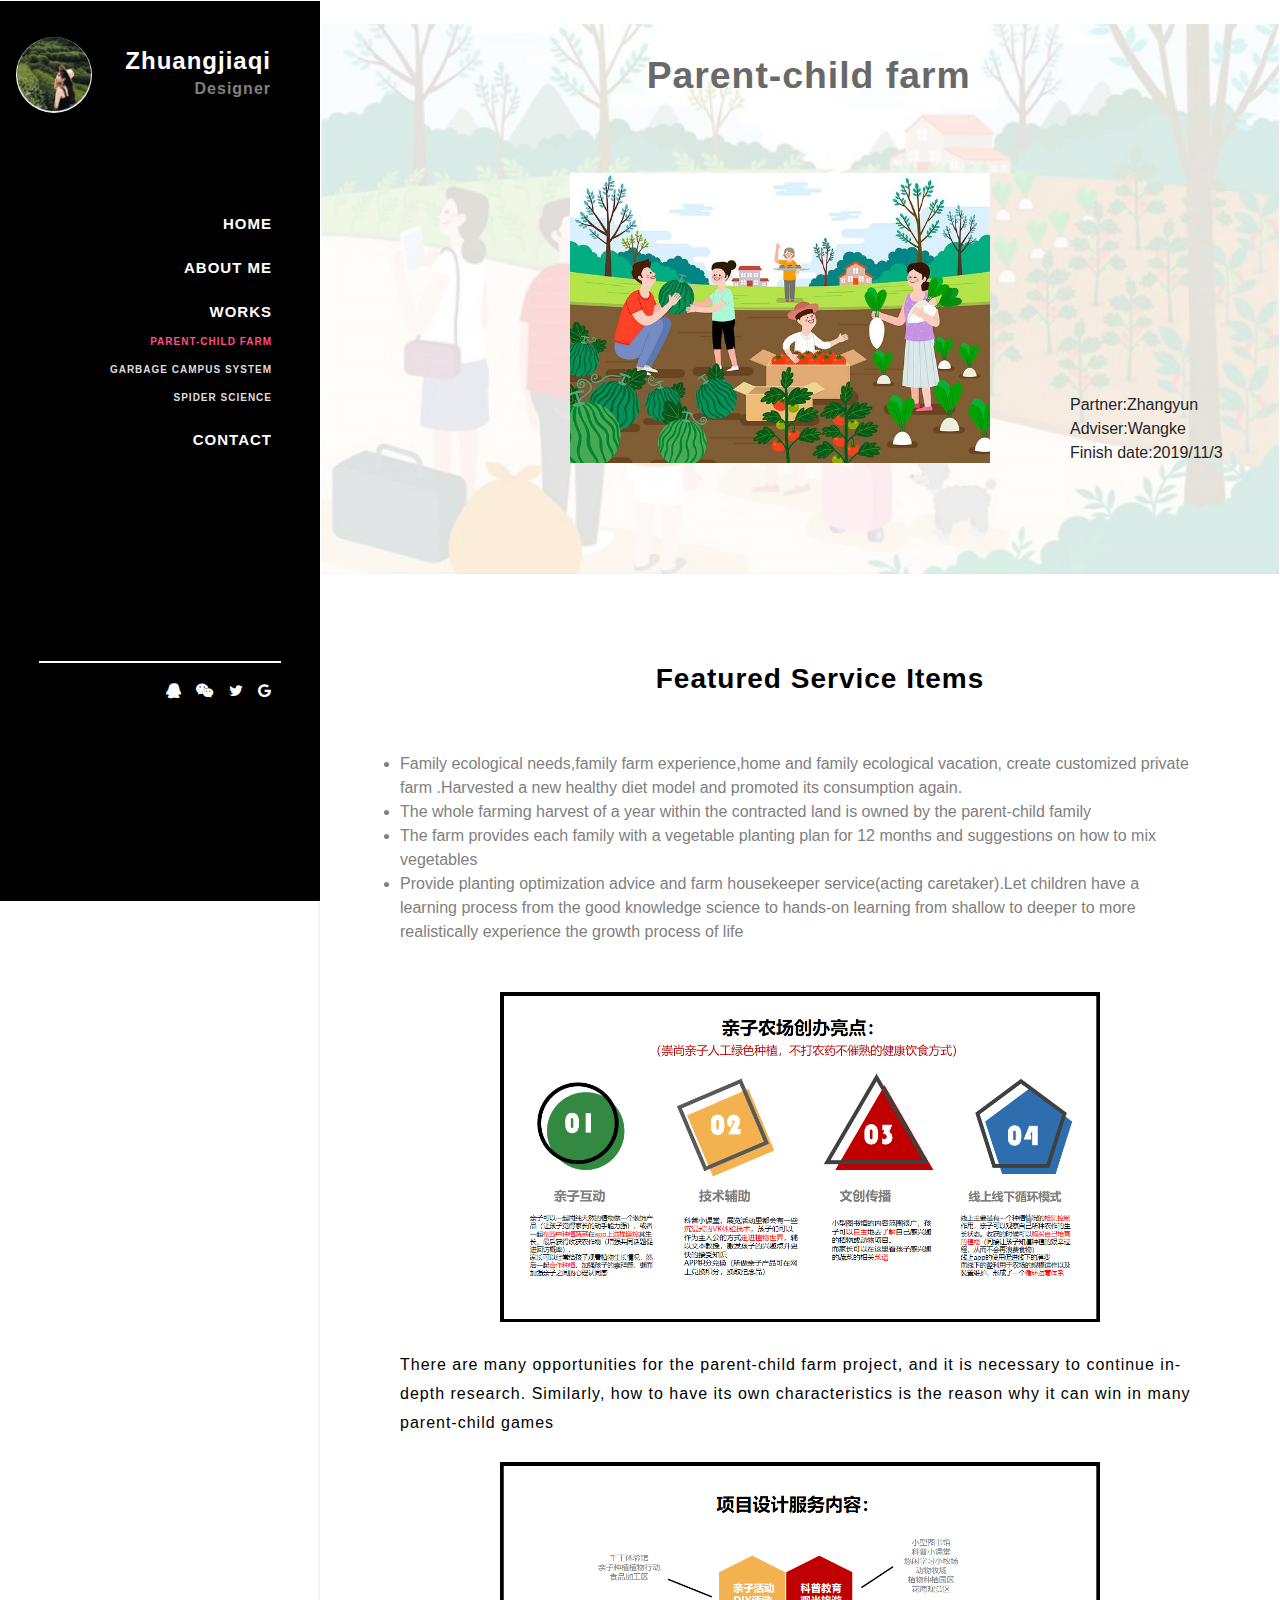
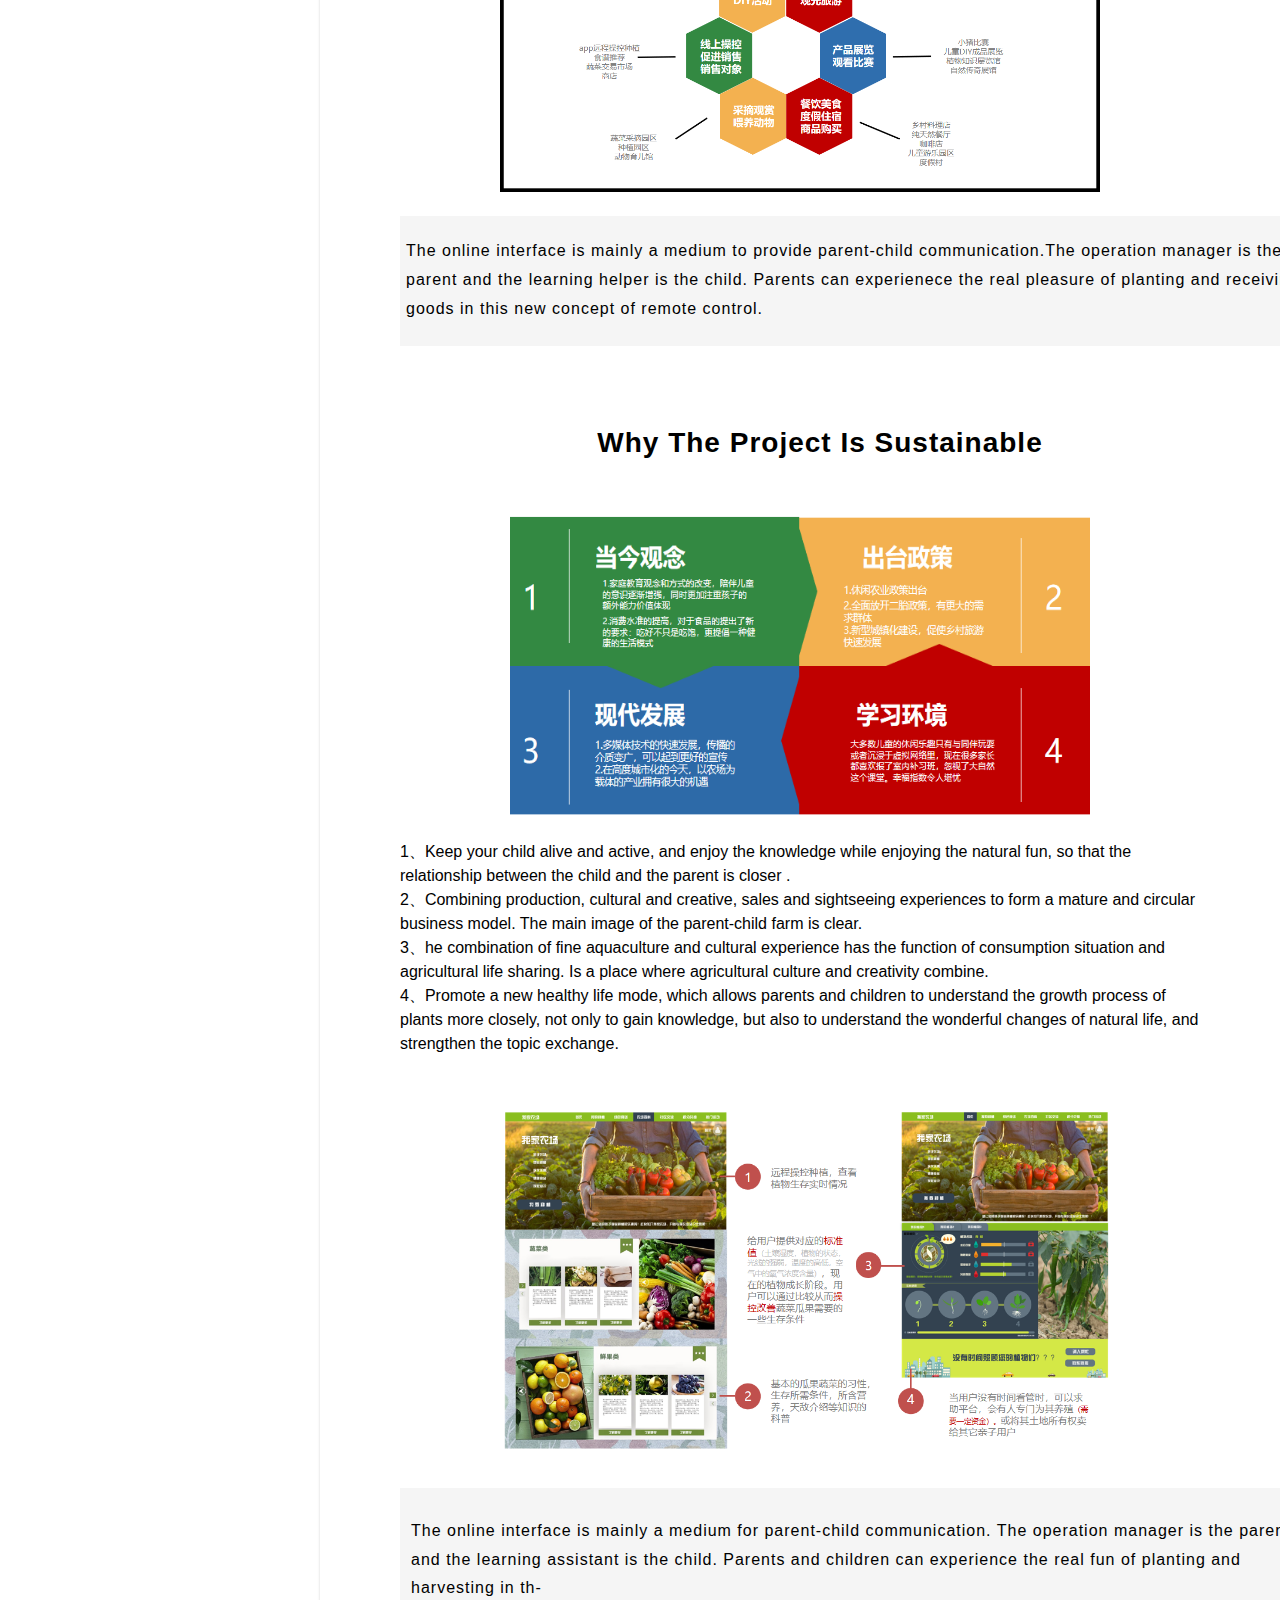
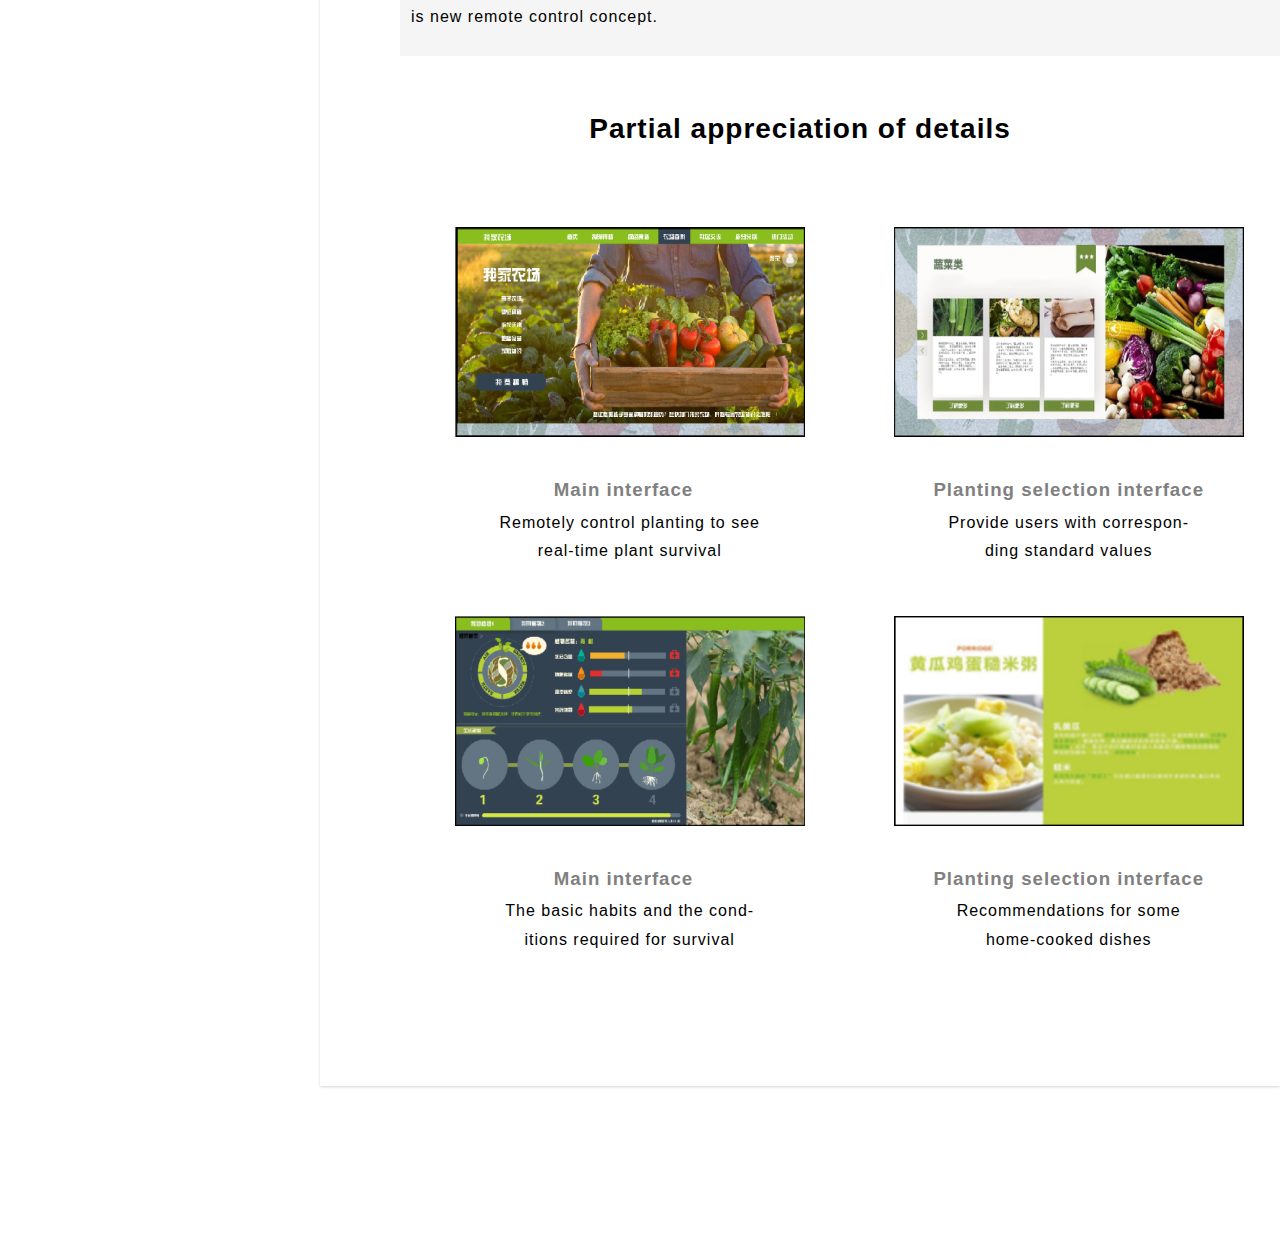
<file: qinzinongchang.html>
<!DOCTYPE html>
<html>

<head>
  <title>qinzinongchang</title>
  <meta name="viewport" content="width=device-width, initial-scale=1">
  <meta charset="utf-8" />
  <meta name="keywords" content="" />
  <script>
    addEventListener("load", function () {
      setTimeout(hideURLbar, 0);
    }, false);

    function hideURLbar() {
      window.scrollTo(0, 1);
    }
  </script>
  <!-- Custom Theme files -->
  <link href="css/bootstrap.css" type="text/css" rel="stylesheet" media="all">
  <link href="css/style.css" type="text/css" rel="stylesheet" media="all">
  <!-- font-awesome icons -->
  <link href="css/fontawesome-all.min.css" rel="stylesheet">
  <!-- //Custom Theme files -->


  <

  <!-- //online-fonts -->

  <style type="text/css">
    .STYLE3 {
      font-size: 12pt;
      color: #808080;
    }



    .STYLE6 {

      font-weight: bolder;
      font-size: 120pt;
      color: black;
    }

    .STYLE8 {
      font-weight: normal;
      font-size: 12pt;
      color: black;
    }

    .STYLE12 {
      font-size: 12;
      color: #000000;
    }

    .STYLE13 {
      font-weight: bolder;
      font-size: 14pt;
      color: grey;
    }


    .li_1 a {
      font-size: 10px;
      color: #dcdcdc;
    }


    hr {
      border: 0.5px solid #FFF;
    }

    .banner-text-w3ls {
      height: 550px;
      background-image: url("images/农场5（背景）.jpg");
    }


    .banner-text-w3ls ul {
      margin-top: -70px;
      margin-left: 750px;
    }


    .t1 {
      margin-top: 240px;
      margin-left: 250px;
      height: 290px;
      width: 420px;
    }

    .s1 {
      margin: -200px auto;
      width: 400px;
      font-size: 28pt;
      padding-left: 35pt;
    }
  </style>
</head>

<body>
  <div class="sidenav">
    <div class="row side_top">
      <div class="col-4 side_top_left">
        <img src="images/t3.jpg" alt="news image" class="img-fluid navimg">
      </div>
      <div class="col-8 side_top_right">
        <h6 style="color:white" :>Zhuangjiaqi </h6>
        <p style="color:grey">Designer</p>
      </div>
    </div>
    <header>
      <div class="container-fluid px-md-5 ">
        <nav class="mnu mx-auto">
          <label for="drop" class="toggle">Menu</label>
          <input type="checkbox" id="drop">
          <ul class="menu">
            <li class="mt-sm-3"><a href="./Home.html" class="scroll">Home</a></li>
            <li class="mt-sm-3"><a href="about me.html" class="scroll">About me</a></li>
            <li class="mt-sm-3"><a href="My work.html" class="scroll">Works</a></li>
            <li class="li_1"><a href="qinzinongchang.html" class="active">Parent-child farm</a></li>
            <li class="li_1"><a href="danpianji.html">Garbage campus system</a></li>
            <li class="li_1"><a href="zhizhukepu.html">Spider science</a></li>
            <li class="mt-sm-3"><a href="contact.html" class="scroll">Contact</a></li>
          </ul>
        </nav>
      </div>

      <br>
      <br>
      <br>
      <br>
      <br>
      <br>
      <br>
      <br>
      <hr color="#FFF" width="240" height="30">
      <div class="container-fluid px-md-5 ">
        <nav class="mnu mx-auto">
          <label for="drop" class="toggle">Menu</label>
          <input type="checkbox" id="drop">
          <a href="#"><i class="fa fa-qq"   ></i></a>
          <a href="#"><i class="fa fa-weixin"> </i></a>
          <a href="#"><i class="fa fa-twitter"> </i></a>
          <a href="#"><i class="fa fa-google"></i></a>
        </nav>
      </div>





    </header>
  </div>




  <div class="main" id="home">
    <div class="banner-text-w3ls">
      <p class="s1" style="color:#696969">Parent-child farm</p><br>
      <img class="t1" src="images/亲子农场改进.jpg">

      <ul>
        <li style="font-size:12pt">Partner:Zhangyun</li>
        <li style="font-size:12pt">Adviser:Wangke</li>
        <li style="font-size:12pt">Finish date:2019/11/3</li>
      </ul>
      <div class="container"></div>
    </div>
    <!-- about -->
    <section class="slide-wrapper" id="about">
      <h3 class="w3_head mb-5">
        <ol>
          <ul>
            <li class="active STYLE6">
              <p>Featured Service Items</p>
            </li>
          </ul>
      </h3>
      <div>
       <table width="920";color="grey"; border="0">

      <li align="left"; class="STYLE3"> Family ecological needs,family farm experience,home and family ecological vacation,
create customized private farm .Harvested a new healthy diet model and promoted its consumption again.</li>
      <li align="left"; class="STYLE3">The whole farming harvest of a year within the contracted land is owned by the 
parent-child family</li>
      <li align="left"; class="STYLE3">The farm provides each family with a vegetable planting plan for 12 months and
 suggestions on how to mix vegetables</li>
      <li align="left"; class="STYLE3">Provide planting optimization advice and farm housekeeper service(acting caretaker).Let children have a learning process from  the  good knowledge science to hands-on learning from shallow to deeper to more realistically experience the growth process of life<br></li>
<br>
      </table>
       </div>
      <br>

      <img src="images/农场6.png" style="height:330px;  width:600px;">
      <br>
      <p class="active STYLE8 " align="left"><br>
        There are many opportunities for the parent-child farm project, and it is necessary to continue in-depth
        research. Similarly, how to have its own characteristics is the reason why it can win in many parent-child
        games<br></p>
      <br>
      <img src="images/农场7.png" style="height:330px;  width:600px;">
      <br>
      <br>

      <table width="900" height="130" border="0" class="margin-center">
        <tr>
          <td bgcolor="f5f5f5" ;  style="padding-left:6px;" >
            <p class="active STYLE8" ; style="text-align:left;" ;>

              The online interface is mainly a medium to provide
              parent-child communication.The operation manager is the parent and
              the learning helper is the child.
              Parents can experienece the real pleasure of planting
              and receiving goods in this new concept of remote control.</p>
          </td>
        </tr>
      </table>

      <br>
      <br>
      <br>
      <tr>
        <h3 class="w3_head mb-5">
          <ol>
            <ul>
              <li class="active STYLE6">
                <p>Why The Project Is Sustainable</p>
              </li>
            </ul>
        </h3>
      <tr>
        <td><img src="images/农场4.png" width="580" height="300"></td>
      </tr>

      <tr>
        <td>
          <ul>
            <li class="active STYLE8 " >
              <br>
              <div align="left">1、Keep your child alive and active, and enjoy the knowledge while enjoying the natural
                fun, so that the relationship between the child and the parent is closer .</div>
            </li>
            <li class="active STYLE8 ">
              <div align="left">2、Combining production, cultural and creative, sales and sightseeing experiences to form
                a mature and circular business model. The main image of the parent-child farm is clear. </div>
            </li>
            <li class="active STYLE8 ">
              <div align="left">3、he combination of fine aquaculture and cultural experience has the function of
                consumption situation and agricultural life sharing. Is a place where agricultural culture and
                creativity combine.</div>
            </li>
            <li class="active STYLE8 ">
              <div align="left">4、Promote a new healthy life mode, which allows parents and children to understand the
                growth process of plants more closely, not only to gain knowledge, but also to understand the wonderful
                changes of natural life, and strengthen the topic exchange.<br></div>
            </li>

          </ul>
        </td>
      </tr>
      <br>
      <br>
      <img src="images/农场8.png" style="height:360px;  width:660px;">
      <br>
       <br>
      <div style="background-color:#f5f5f5;padding-left:11px;width:900px;margin:auto;">
      <p class="active STYLE8" ; align="left" ;><br>The online interface is mainly a medium for parent-child communication.
        The operation manager is the parent and the learning assistant is the child. Parents and children can experience
        the real fun of planting and harvesting in th-<br>is new remote control concept.
       </p>
       <br>
      </div>



      <br>
      <br>

      <h3 class="w3_head mb-5">
        <ul>
          <li class="active STYLE6">
            <p>Partial appreciation of details</p>
          </li>
        </ul>
      </h3>


      <table width="878" border="0" class="margin-center">

        <tr>
          <td width="515">
            <div align="center"><img src="images/农场11.png" width="350" height="210"></div>
          </td>
          <td width="453">
            <div align="center"><img src="images/农场12.png" width="350" height="210"></div>
          </td>
        </tr>
        <tr>
          <td>
            <p class="STYLE13"><br>Main interface   </p>
          </td>
          <td>
            <p class="STYLE13"><br>Planting selection interface</p>
          </td>
        </tr>
        <br>
        <tr>
          <td>
            <p class="active STYLE8" ; align="center">Remotely control planting to see<br> real-time plant survival</p>
          </td>
          <td>
            <p class="active STYLE8" ;>Provide users with correspon-<br>ding standard values</p>
          </td>
        </tr>
      </table>

      <br>
      <table width="878" border="0" class="margin-center">

        <tr>
          <td width="515">
            <div align="center"><img src="images/农场13.png" width="350" height="210"></div>
          </td>
          <td width="453">
            <div align="center"><img src="images/农场17.png" width="350" height="210"></div>
          </td>
        </tr>
        <tr>
          <td>
            <p class="STYLE13"><br>Main interface   </p>
          </td>
          <td>
            <p class="STYLE13"><br>Planting selection interface</p>
          </td>
        </tr>
        <br>
        <tr>
          <td>
            <p class="active STYLE8" ;>The basic habits and the cond-<br>itions required for survival</p>
          </td>
          <td>
            <p class="active STYLE8" ;>Recommendations for some<br> home-cooked dishes</p>
          </td>
        </tr>
      </table>


      <p>&nbsp;</p>
    </section>
    <div class="wthree_pvtits-services align-w3" id="services">
      <div class="container"></div>
</body>

</html>
</file>
<file: css/style.css>
html {
  scroll-behavior: smooth;
}
body {
    margin: 0;
    font-family: 'Source Sans Pro', sans-serif;
    background: #fff;
}

body a,
.slider-info a {
    transition: 0.5s all;
    -webkit-transition: 0.5s all;
    -moz-transition: 0.5s all;
    -o-transition: 0.5s all;
    -ms-transition: 0.5s all;
    text-decoration: none;
    outline: none;
    cursor:pointer !important;
}
button,
.btn {
    cursor:pointer !important;
}

h1,
h2,
h3,
h4,
h5,
h6 {
    margin: 0;
    font-family: 'Source Sans Pro', sans-serif;
}

p { font-weight: bolder;
    margin: 0;
    color: black;
    font-size: 28px;
    line-height: 1.8;
    letter-spacing: 1px;
}
ul {font-size: 14pt;
    margin: 0;
    padding: 0;
}

ul {
    list-style-type: none;
}

body a:hover {
    text-decoration: none;
}

body a:focus {
    outline: none;
    text-decoration: none;
}

/*-- popup --*/

.pop-overlay {
    position:auto;
    top: 0px;
    bottom: 0;
    left: 0;
    right: 0;
    background: rgba(0, 0, 0, 0.7);
    transition: opacity 0ms;
    visibility: hidden;
    opacity: 0;
}

.pop-overlay:target {
    visibility: visible;
    opacity: 1;
    z-index:1;
}

.popup {
    background: #fff;
    border-radius: 5px;
    width: 35%;
    position: relative;
    margin: 8em auto;
    padding: 3em 1em;
}

.popup p {
    font-size: 15px;
    color: #666;
    letter-spacing: .5px;
    line-height: 30px;
}

.popup h2 {
    margin-top: 0;
    color: #fff;

}

.popup .close {
    position: absolute;
    top: 5px;
    right: 15px;
    transition: all 200ms;
    font-size: 30px;
    font-weight: bold;
    text-decoration: none;
    color: #000;
}

.popup .close:hover {
    color: #30c39e;
}


/*-- //popup --*/
/*-- popup --*/

.overlay {
  position: absolute;
  top: 0px;
  bottom: 0;
  left: 0;
  right: 0;
  background: rgba(0, 0, 0, 0.7);
  transition: opacity 0ms;
  visibility: hidden;
  opacity: 0;
}

.overlay:target {
  visibility: visible;
  opacity: 1;
}

.popup {
    background: #fff;
    border-radius: 5px;
    width: 27%;
    position: relative;
    margin: 15em auto;
    padding: 5em;
}
.popup {
    background: #fff;
    border-radius: 5px;
    width: 40%;
    position: relative;
    margin: 8em auto;
    padding: 3em 1em;
}
.popup p{
    font-size: 15px;
    color: #666;
    letter-spacing: .5px;
    line-height: 30px;
}
.popup .close {
    position: absolute;
    top: 25px;
    right: 25px;
    transition: all 200ms;
    font-size: 30px;
    font-weight: bold;
    text-decoration: none;
    color: #000;
}
.popup h2 {
  margin-top: 0;
  color: #fff;

}
.popup .close {
    position: absolute;
    top: 5px;
    right: 15px;
    transition: all 200ms;
    font-size: 30px;
    font-weight: bold;
    text-decoration: none;
    color: #000;
}
.popup .close:hover {
  color: #30c39e;
}

/*-- //popup --*/
/*-- header --*/
.navimg {
    border-radius: 50%;
    margin: 0 auto;

}
/* CSS Document */

header {
    position: relative;
    z-index: 9;
    width: 100%;
}

.toggle,
[id^=drop] {
    display: none;
}

/* Giving a background-color to the nav container. */

nav {
    margin: 0;
    padding: 0;
}

.side_top_right h6 {
    color: #ff4f81;
    font-weight: 600;
    font-size: 1.5em;
    line-height: 1em;
    letter-spacing: 1px;
    padding: 0.5em 2em 0 0em;
    text-align: right;
}
.side_top_right p {
    color: #fff;
    font-weight: 600;
    font-size: 1em;
    line-height: 1em;
    letter-spacing: 1px;
    padding: 0.5em 3em 0 0em;
    text-align: right;
}
.side_top {
    padding: 1em 1em;
}
.side_top_right{
    padding:0;
}
#logo a {
    float: left;
    display: initial;
    margin: 0;
    color: #fff;
}

#logo a span {
    color: #fff;
}
nav.mnu {
    text-align: right;
}
nav.mnu i.fa{margin-left:10px;}
/* Since we'll have the "ul li" "float:left"
 * we need to add a clear after the container. */

nav:after {
    content: "";
    display: table;
    clear: both;
}

/* Removing padding, margin and "list-style" from the "ul",
 * and adding "position:reltive" */

nav ul {
    padding: 0;
    margin: 0;
    list-style: none;
    position: relative;
}

/* Positioning the navigation items inline */

nav ul li {
    margin: 0px;
    display: block;
}

/* Styling the links */

nav a {
   color: #fff;
    font-weight: 600;
    letter-spacing: 1px;
    text-transform: uppercase;
    font-size: 15px;
    transition: 0.5s all;
    -webkit-transition: 0.5s all;
    -moz-transition: 0.5s all;
    -o-transition: 0.5s all;
    -ms-transition: 0.5s all;
}


nav ul li ul li:hover {
    background: #ff4f81;
}

/* Background color change on Hover */

nav a:hover,nav a.active {
    color: #ff4f81;
}

.menu li.active a {
    color: #ff4f81;
}

/* Hide Dropdowns by Default
 * and giving it a position of absolute */

nav ul ul {
    display: none;
    position: absolute;
    /* has to be the same number as the "line-height" of "nav a" */
    top: 30px;
    background: #fff;
    padding: 10px;
}

/* Display Dropdowns on Hover */

nav ul li:hover > ul {
    display: inherit;
}

/* Fisrt Tier Dropdown */

nav ul ul li {
    width: 170px;
    float: none;
    display: list-item;
    position: relative;
}

nav ul ul li a {
    color: #333;
    padding: 5px 10px;
    display: block;
}

/* Second, Third and more Tiers 
 * We move the 2nd and 3rd etc tier dropdowns to the left
 * by the amount of the width of the first tier.
*/

nav ul ul ul li {
    position: relative;
    top: -60px;
    /* has to be the same number as the "width" of "nav ul ul li" */
    left: 170px;
}


/* Change ' +' in order to change the Dropdown symbol */

li > a:only-child:after {
    content: '';
}


/* Media Queries
--------------------------------------------- */

@media all and (max-width: 768px) {

    #logo {
        display: block;
        padding: 0;
        width: 100%;
        text-align: center;
        float: none;
    }

    nav {
        margin: 0;
    }

    /* Hide the navigation menu by default */
    /* Also hide the  */
    .toggle + a,
    .menu {
        display: none;
    }

    /* Stylinf the toggle lable */
    .toggle {
        display: block;
        padding: 8px 20px;
        font-size: 15px;
        text-decoration: none;
        border: none;
        float: right;
        background-color: #ffffff;
        color: #333;
        cursor: pointer;
    }
    .menu .toggle {
        float: none;
        text-align: center;
        margin: auto;
        width: 80%;
        padding: 5px;
        font-weight: normal;
        font-size: 16px;
        letter-spacing: 1px;
    }

    .toggle:hover {
        color: #333;
        background-color: #fff;
    }

    /* Display Dropdown when clicked on Parent Lable */
    [id^=drop]:checked + ul {
        display: block;
        background: rgba(16, 16, 16, 0.85);
        padding: 15px 0;
        text-align: center;
        width: 100%;
    }

    /* Change menu item's width to 100% */
    nav ul li {
        display: block;
        width: 100%;
        padding: 5px 0;
    }

    nav ul ul .toggle,
    nav ul ul a {
        padding: 0 40px;
    }

    nav ul ul ul a {
        padding: 0 80px;
    }

    nav a:hover,
    nav ul ul ul a {
        background-color: transparent;
    }

    nav ul li ul li .toggle,
    nav ul ul a,
    nav ul ul ul a {
        padding: 14px 20px;
        color: #FFF;
        font-size: 17px;
    }


    nav ul li ul li .toggle,
    nav ul ul a {
        background-color: #212121;
    }

    /* Hide Dropdowns by Default */
    nav ul ul {
        float: none;
        position: static;
        color: #ffffff;
        /* has to be the same number as the "line-height" of "nav a" */
    }

    /* Hide menus on hover */
    nav ul ul li:hover > ul,
    nav ul li:hover > ul {
        display: none;
    }

    /* Fisrt Tier Dropdown */
    nav ul ul li {
        display: block;
        width: 100%;
        padding: 0;
    }

    nav ul ul ul li {
        position: static;
        /* has to be the same number as the "width" of "nav ul ul li" */
    }
    nav ul ul li a {
        color: #fff;
        font-size: 0.85em;
    }
     nav ul li {
        display: inline-block;
        width: 100%;
    }
}

/*-- //bottom-to-top --*/

.sidenav {
    height: 100%;
    width: 320px;
    position: fixed;
    z-index: 1;
    top: 0;
    left: 0;
    background: #000000;
    overflow-x: hidden;
    padding-top: 20px;
}


header {
    padding-top: 4em;
}

.serv_link {
    color: #000;
    font-weight: 600;
}
.main {
    margin-left: 320px;
}

@media screen and (max-height: 450px) {
    .sidenav {
        padding-top: 15px;
    }
}

.banner-text-w3ls {
    background: url(../images/banner1.jpg) no-repeat bottom;
    background-size: cover;
    -webkit-background-size: cover;
    -moz-background-size: cover;
    -o-background-size: cover;
    -ms-background-size: cover;
    padding: 17vw 0;
}
.banner-text-w3ls h1 {
    color: #fff;
    font-size: 2.5em;
    letter-spacing: 2px;
    font-weight: 300;
}
p.banp.mt-3 {
    font-size: 22px;
    letter-spacing: 2px;
    color: rgba(238, 238, 238, 0.61);
    width: 50%;
    font-weight: 300;
}
.agile-link-bnr {
    padding: 10px 40px;
    color: rgba(243, 243, 243, 0.65);
    font-weight: 600;
    letter-spacing: 2px;
    font-size: 14px;
    text-transform: uppercase;
    background: none;
    border: 1px solid rgba(255, 255, 255, 0.5);
}
.agile-link-bnr:hover {
    background:#ff4f81;
    border: 1px solid #ff4f81;
}
.news {
    padding: 5em 8em;
    background: #f5fafa;
    box-shadow: 0 0.05em 0.15em 0 rgba(0, 0, 0, 0.17);
}
.newsgrid1 {
    padding: 0;
}
.newsgrid2 {
    padding: 2em 5em;
    background: #1d89e4;
}
.gri2 {
    background: #42a5f6;
}
.gri3 {
    background:  #1564c0;
}

.news-grids p {
    color: rgba(255, 255, 255, 0.7);
    letter-spacing: 1px;
    font-size: 16px;
}
.news-grids h4 {
    letter-spacing: 3px;
    color: #212528;
    background: #fff;
    margin: 0;
    padding: 1em 0 1em 0;
    font-size: 1.2em;
    text-align: center;
}
.news_top {
    box-shadow: 0 0.05em 0.15em 0 rgba(0, 0, 0, 0.05);
}
.wthree-inner-sec.services-bg {
    background: rgba(255, 255, 255, 0.12);
}
h2.w3_head, h3.w3_head {
    font-weight: 400;
    color: #483949;
    font-size: 2.85em;
    letter-spacing: 0.075em;
    line-height: 1.35em;
    margin-bottom: 0.5em;
}
p.main_p {
    font-size: 1.4em;
    line-height: 1.8em;
    letter-spacing: 0.075em;
    color: #777;
    font-weight: 300;
}
section.slide-wrapper {
    padding: 5em 8em;
    text-align: center;
    background: #fff;
    box-shadow: 0 0.05em 0.15em 0 rgba(0, 0, 0, 0.17);
}
p.iner {
    font-size: 1.3em;
    line-height: 1.8em;
    letter-spacing: 0.075em;
    color: #777;
    font-weight: 300;
}
/* contact */
.wedo {
    padding: 5em 8em;
    background: #e8edec;
    text-align:center;
}
.contact_grid_right input[type="text"], .contact_grid_right input[type="email"], .contact_grid_right textarea {
    outline: none;
    padding: 15px 15px;
    font-size: 14px;
    color: #777;
    background: rgba(255, 255, 255, 0.75);
    width: 100%;
    letter-spacing: 1px;
    border: solid 1px rgba(0, 0, 0, 0.15);
    border-radius: 0.25em;
    margin-top: 1em;
}

.contact_grid_right input[type="text"]:nth-child(2),
.contact_grid_right input[type="email"] {
    margin: 1em 0 0;
}

.contact_grid_right textarea {
    min-height: 17em;
    margin: 1em 0em;
    resize: none;
}

.contact_grid_right input[type="submit"], .contact_grid_right input[type="reset"] {
    outline: none;
    padding: 16px 40px;
    font-size: 1.1em;
    color: #fff;
    background: #ff4f81;
    border: none;
    letter-spacing: 2px;
    border-radius: 0.25em;
    -webkit-transition: 0.5s all;
    -moz-transition: 0.5s all;
    -o-transition: 0.5s all;
    -ms-transition: 0.5s all;
    transition: 0.5s all;
    font-weight: 700;
    cursor: pointer;
}

.contact_grid_right input[type="submit"]:hover {
    background-color: #000;
}
.contact_grid_right.mt-5.text-center {
    width: 80%;
}
.follow {
    padding: 2em 0;
    margin: 5em 0;
    border-top: 1px solid #dcdcdc;
    border-bottom: 1px solid #dcdcdc;
}
ul.social_section_1info li {
    display: inline-block;
}
ul.social_section_1info li a {
    width: 50px;
    height: 50px;
    text-align: center;
    display: block;
    line-height: 47px;
    border-radius: 5px;
    border: 1px solid #484848;
    background: #272727;
}
ul.social_section_1info a {
    color: #999;
    margin-right: 30px;
    font-size: 22px;
}
ul.social_section_1info a:hover {
    color: #fff;
}
.cpy-right p{
    color:#999;
}
.cpy-right p a {
    color: #ff4f81;
}
.cpy-right p a:hover{
    color:#999;
}

#success-message {
    opacity: 0;
}

.col-xs-12.col-sm-12.col-md-12.col-lg-12 {
    padding: 0 20% 0 20%;
}

.form-title {
    padding: 25px;
    font-size: 30px;
    font-weight: 300;
}

.form-group .form-control {
    -webkit-box-shadow: none;
    border-bottom: 1px;
    border-style: none none solid none;
    border-color:#ffd708;
}

.form-group .form-control:focus {
    box-shadow: none;
    border-width: 0 0 2px 0;
    border-color: #000;
}

textarea {
    resize: none;
}

.btn-mod.btn-large {
    height: auto;
    padding: 13px 52px;
    font-size: 15px;
}

.btn-mod.btn-border {
    color: #000000;
    border: 1px solid #000000;
    background: transparent;
}

.btn-mod,
a.btn-mod {
    -webkit-box-sizing: border-box;
    -moz-box-sizing: border-box;
    box-sizing: border-box;
    padding: 4px 13px;
    color: #fff;
    background: rgba(34, 34, 34, .9);
    border: 1px solid transparent;
    font-size: 11px;
    font-weight: 400;
    text-transform: uppercase;
    text-decoration: none;
    letter-spacing: 2px;
    -webkit-border-radius: 0;
    -moz-border-radius: 0;
    border-radius: 0;
    -webkit-box-shadow: none;
    -moz-box-shadow: none;
    box-shadow: none;
    -webkit-transition: all 0.2s cubic-bezier(0.000, 0.000, 0.580, 1.000);
    -moz-transition: all 0.2s cubic-bezier(0.000, 0.000, 0.580, 1.000);
    -o-transition: all 0.2s cubic-bezier(0.000, 0.000, 0.580, 1.000);
    -ms-transition: all 0.2s cubic-bezier(0.000, 0.000, 0.580, 1.000);
    transition: all 0.2s cubic-bezier(0.000, 0.000, 0.580, 1.000);
}

.btn-mod.btn-border:hover,
.btn-mod.btn-border:active,
.btn-mod.btn-border:focus,
.btn-mod.btn-border:active:focus {
    color: #fff;
    border-color: #000;
    background: #000;
    outline: none;
}

@media only screen and (max-width: 500px) {
    .btn-mod.btn-large {
        padding: 6px 16px;
        font-size: 11px;
    }
    .form-title {
        font-size: 20px;
    }
}

form#contact-form label {
    color: #ea4335;
}

label {
    color: #000 !important;
    font-weight: 600;
    letter-spacing: 0.5px;
}

/* //contact */

/* contact */

.form-control {
    background-color: #e2e2e2;
    border: none;
}

.map iframe {
    width: 100%;
    border: 7px solid #e4e4e4;
    min-height: 500px;
}

/* //contact */
/*-- services --*/
.wthree_pvtits-services.align-w3 {
    padding: 5em 8em;
}
.wthree_sgrid {
    text-align: center;
    border-right: 1px solid #eee;
}

.wthree_sgrid:nth-child(3),
.wthree_sgrid:nth-child(6) {
    border-right: none;
}

.wthree_sgrid:nth-child(4),
.wthree_sgrid:nth-child(5),
.wthree_sgrid:nth-child(6) {
    border-top: 1px solid #eee;
}

.wthree_sgrid h4 {
    font-size: 1.2em;
    color: #000000;
    font-weight: 300;
    line-height: 1.5em;
    text-transform: capitalize;
    letter-spacing: 1px;
}

.wthree_sgrid h6 {
    padding: 1px;
    background: #2954a2;
    width: 33%;
    margin: 2em auto 0;
    -webkit-transition: .5s all;
    -moz-transition: .5s all;
    transition: .5s all;
}

.wthree_sgrid:hover h6 {
    width: 55%;
    background: #2954a2;
}

.wthree_sgrid span {
    font-size: 4em;
    color: #333;
}

/* //services */

/* -- Responsive code -- */
@media screen and (max-width: 1440px) {

}

@media screen and (max-width: 1366px) {

}

@media screen and (max-width: 1280px) {
    p.banp.mt-3 {
    width: 74%;
    }
    section.slide-wrapper {
    padding: 5em 5em;
}
.news {
    padding: 5em 5em;
}
.wthree_pvtits-services.align-w3 {
    padding: 5em 5em;
}
.wedo {
    padding: 5em 5em;
}
}

@media screen and (max-width: 1080px) {
    
    .sidenav {
        width: 260px;
    }
    .main {
        margin-left: 260px;
    }
    .side_top_right h6 {
    padding: 0.5em 1em 0 0em;

}
.side_top_right p {
    padding: 0.5em 2em 0 0em;
}
p.iner {
    font-size: 1em !important;
}
p.main_p {
    font-size: 1em !important;
}
.contact_grid_right.mt-5.text-center {
    width: 100%;
}
.popup {
    width: 63%;
}
}

@media screen and (max-width: 1050px) {
    

}

@media screen and (max-width: 991px) {
    .banner-text-w3ls h1 {
    font-size: 2em !important;
}
p.banp.mt-3 {
    width: 100%;
    font-size:18px !important;
}
h2.w3_head, h3.w3_head {
    font-size: 2.5em !important;
}
}

@media screen and (max-width: 900px) {
ul.social_section_1info a {
    margin-right: 20px;
}   
}

@media screen and (max-width: 800px) {
section.slide-wrapper {
    padding: 3em 2em;
}
.news {
    padding: 3em 2em;
}
.wthree_pvtits-services.align-w3 {
    padding: 3em 2em;
}
.wedo {
    padding: 3em 2em;
}   
}



@media screen and (max-width: 768px) {
    .sidenav {
        width: 100%;
        height: 60%;
        position: relative;
    }
    .main {
        margin-left: 0;
    }
    header {
        padding-top: 0;
    }
    nav ul {
    position: static;
}
}
@media screen and (max-width: 736px) {
    .banner-text-w3ls h1 {
    font-size: 1.8em !important;
}
.news_top {
    margin-top: 3em;
}
.popup {
    width: 80%;
}
}
@media screen and (max-width: 640px) {
    
}

@media screen and (max-width: 600px) {
    
}

@media screen and (max-width: 568px) {
    
}

@media screen and (max-width: 480px) {
ul.social_section_1info a {
    margin-right: 10px;
}
.follow {
    margin: 3em 0;
}   
.banner-text-w3ls h1 {
    font-size: 1.5em !important;
}
h2.w3_head, h3.w3_head {
    font-size: 2.2em !important;
}
}

@media screen and (max-width: 440px) {
    ul.social_section_1info a {
    margin-right: 5px;
}
}
@media screen and (max-width: 414px) {
    ul.social_section_1info a {
    margin-right: 2px;
}
}
@media screen and (max-width: 384px) {
.banner-text-w3ls h1 {
    font-size: 1.4em !important;
}   
.side_top_right h6 {
    padding: 0.5em 0.5em 0 0em;
}
.side_top_right p {
    padding: 0.5em 1em 0 0em;
}
ul.social_section_1info a {
    margin-right: 24px;
    margin-bottom: 10px;
}
}

@media screen and (max-width: 375px) {
.banner-text-w3ls {
    padding: 16vw 0;
}   
}

@media screen and (max-width: 320px) {
    .banner-text-w3ls h1 {
    font-size: 1.3em !important;
}
.banner-text-w3ls {
    padding: 15vw 0;
}
.sidenav {
    padding-top: 0px;
}
section.slide-wrapper {
    padding: 2em 1em;
}
h2.w3_head, h3.w3_head {
    font-size: 2em !important;
}
.news {
    padding: 2em 1em;
}
.wthree_pvtits-services.align-w3 {
    padding: 2em 1em;
}
.wedo {
    padding: 2em 1em;
}
}
.margin-center{margin:0 auto;}
/* -- //Responsive code -- */
</file>
